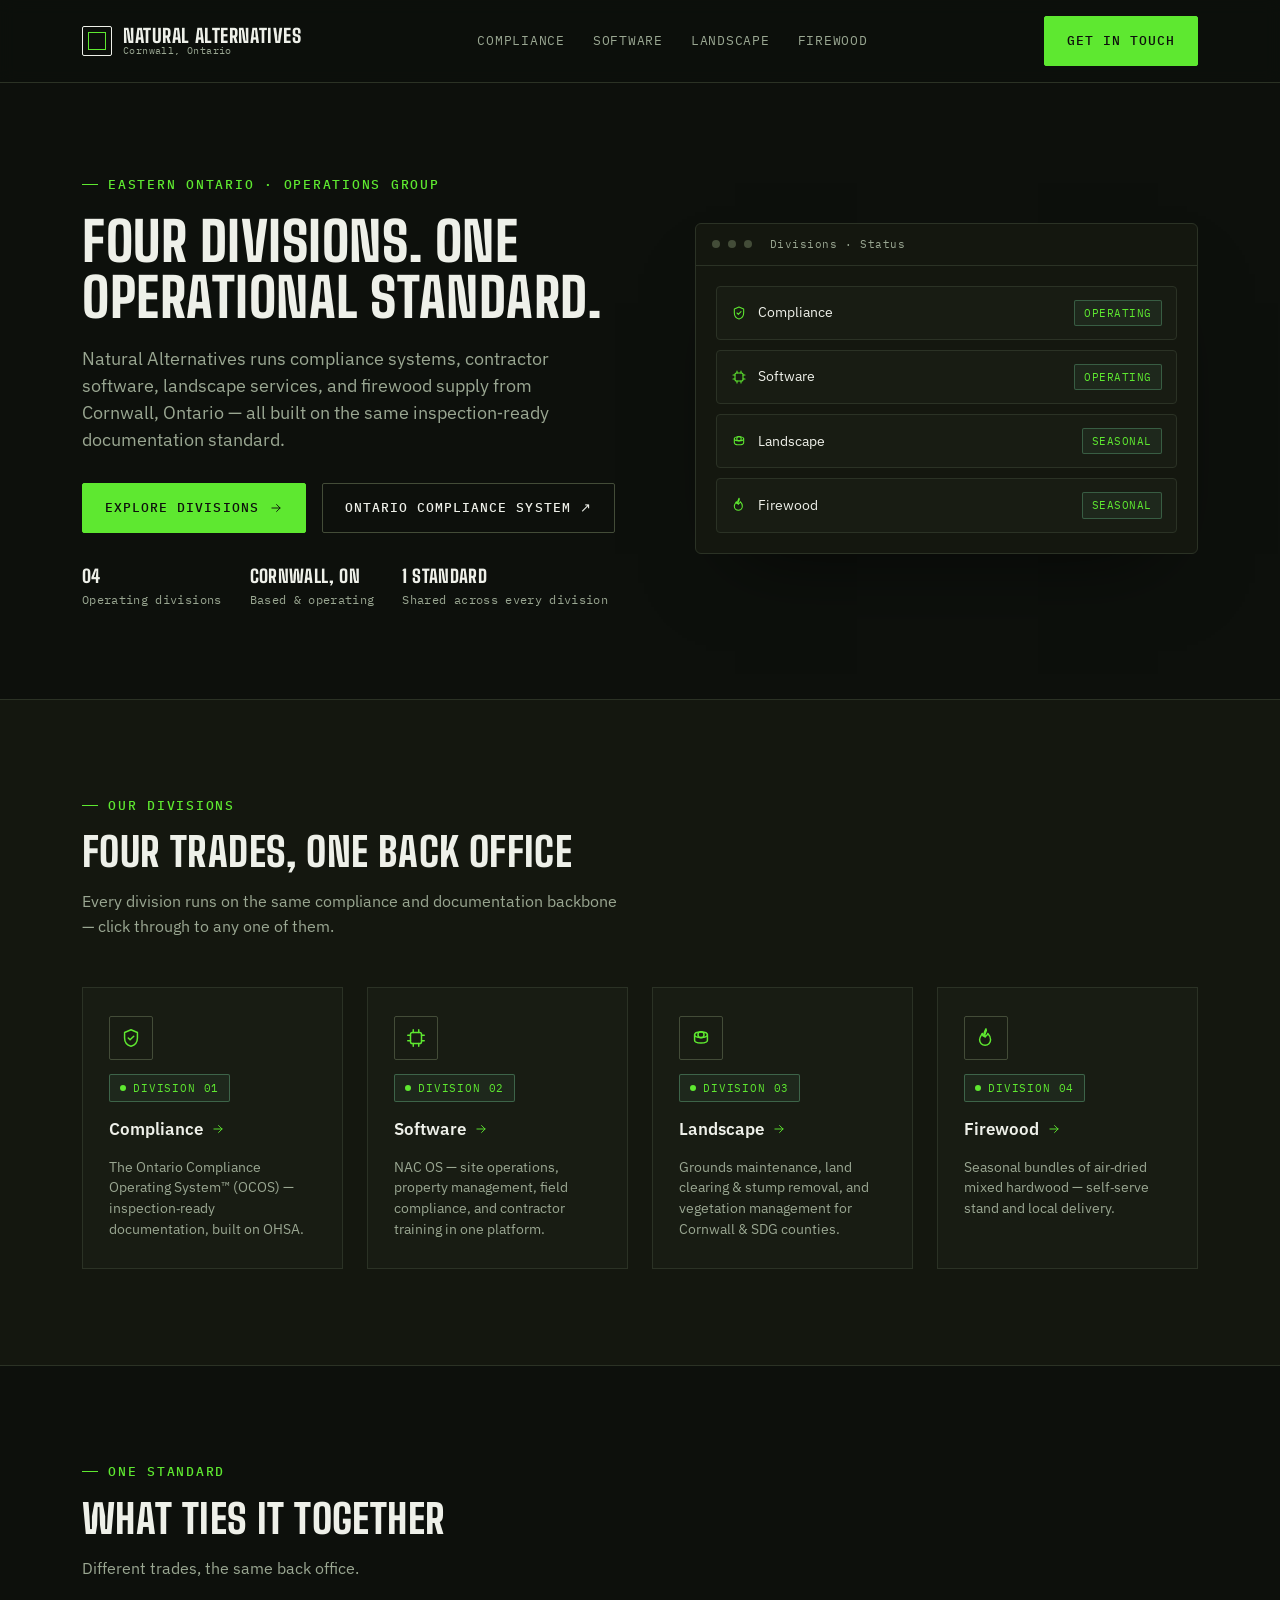
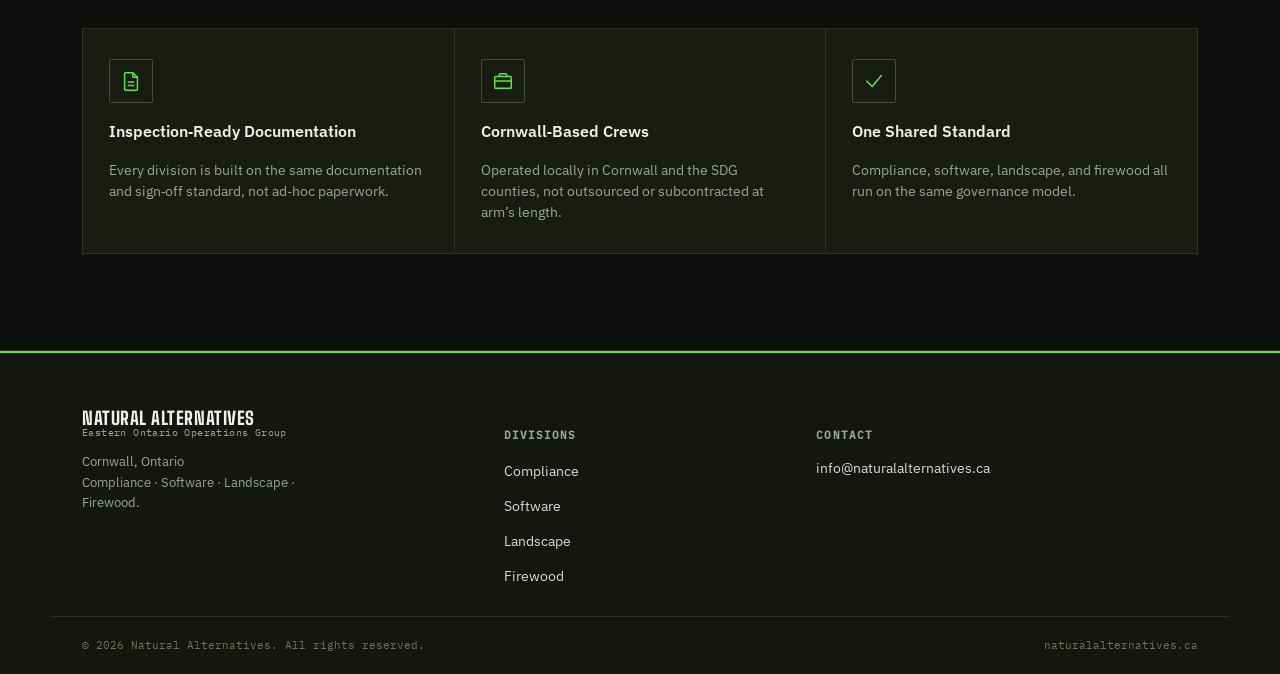
<file: index.html>
<!doctype html>
<html lang="en">
<head>
<meta charset="utf-8">
<meta name="viewport" content="width=device-width, initial-scale=1">
<title>Natural Alternatives — Compliance, Software, Landscape &amp; Firewood</title>
<meta name="description" content="Natural Alternatives runs four operational divisions from Cornwall, Ontario — compliance systems, contractor software, landscape services, and firewood supply — on one shared documentation standard.">
<link rel="stylesheet" href="styles.css">
</head>
<body>

<!-- ============================================================
     ICON SPRITE
     ============================================================ -->
<svg style="display:none" aria-hidden="true">
  <defs>
    <symbol id="n-check" viewBox="0 0 24 24"><path d="M4 12l6 6L20 6"/></symbol>
    <symbol id="n-arrow" viewBox="0 0 24 24"><path d="M5 12h14M13 6l6 6-6 6"/></symbol>
    <symbol id="n-grid" viewBox="0 0 24 24"><rect x="3" y="3" width="8" height="8" rx="1"/><rect x="13" y="3" width="8" height="8" rx="1"/><rect x="3" y="13" width="8" height="8" rx="1"/><rect x="13" y="13" width="8" height="8" rx="1"/></symbol>
    <symbol id="n-x" viewBox="0 0 24 24"><path d="M6 6l12 12M18 6L6 18"/></symbol>

    <symbol id="n-job" viewBox="0 0 24 24"><rect x="3" y="7" width="18" height="13" rx="1"/><path d="M8 7V5a1 1 0 011-1h6a1 1 0 011 1v2"/><path d="M3 12h18"/></symbol>
    <symbol id="n-doc" viewBox="0 0 24 24"><path d="M6 3h8l5 5v13a1 1 0 01-1 1H6a1 1 0 01-1-1V4a1 1 0 011-1z"/><path d="M14 3v5h5"/><path d="M9 13h6M9 17h6"/></symbol>

    <symbol id="i-shield" viewBox="0 0 24 24"><path d="M12 3l7 3v6c0 4.6-3 7.9-7 9-4-1.1-7-4.4-7-9V6l7-3z"/><path d="M9 12l2 2 4-4"/></symbol>
    <symbol id="i-cpu" viewBox="0 0 24 24"><rect x="6" y="6" width="12" height="12" rx="2"/><path d="M9 3v3M15 3v3M9 18v3M15 18v3M3 9h3M3 15h3M18 9h3M18 15h3"/></symbol>
    <symbol id="i-stump" viewBox="0 0 24 24"><ellipse cx="12" cy="8.5" rx="7" ry="3"/><circle cx="12" cy="8.5" r="3.3"/><path d="M5 8.5v6c0 1.7 3.1 3 7 3s7-1.3 7-3v-6"/></symbol>
    <symbol id="i-flame" viewBox="0 0 24 24"><path d="M12 2c2 3-3 5-1 9 1-2 3-2 3-4 2 2 3 5 3 7a6 6 0 01-12 0c0-3 2-5 3-7 0 2 1 3 2 3-1-3 1-6 2-8z"/></symbol>
  </defs>
</svg>

<!-- ============================================================
     HEADER
     ============================================================ -->
<header class="nav">
  <div class="container nav-row">
    <a href="#top" class="brand">
      <span class="brand-mark"></span>
      <span class="brand-word"><b>Natural Alternatives</b><span>Cornwall, Ontario</span></span>
    </a>
    <nav class="nav-links" id="navLinks">
      <a href="#compliance">Compliance</a>
      <a href="#software">Software</a>
      <a href="#landscape">Landscape</a>
      <a href="#firewood">Firewood</a>
    </nav>
    <div class="nav-cta">
      <button class="nav-toggle" id="navToggle" aria-expanded="false" aria-controls="navLinks" aria-label="Toggle menu">
        <svg viewBox="0 0 24 24"><use href="#n-grid"/></svg>
      </button>
      <a class="btn btn-primary" href="mailto:info@naturalalternatives.ca">Get in Touch</a>
    </div>
  </div>
</header>

<main id="top">

<!-- ============================================================
     HERO
     ============================================================ -->
<section id="hero">
  <div class="container hero-inner">
    <div class="hero-copy">
      <span class="eyebrow">Eastern Ontario &middot; Operations Group</span>
      <h1>Four divisions. One operational standard.</h1>
      <p class="lede">Natural Alternatives runs compliance systems, contractor software, landscape services, and firewood supply from Cornwall, Ontario &mdash; all built on the same inspection&#8209;ready documentation standard.</p>
      <div class="hero-ctas">
        <a href="#divisions" class="btn btn-primary">Explore Divisions <svg class="icon btn-arrow" style="width:14px;height:14px;"><use href="#n-arrow"/></svg></a>
        <a href="https://www.naturalalternatives.ca/ontario-compliance-operating-system-/" class="btn btn-outline" target="_blank" rel="noopener">Ontario Compliance System &#8599;</a>
      </div>
      <div class="hero-meta">
        <div><b>04</b>Operating divisions</div>
        <div><b>Cornwall, ON</b>Based &amp; operating</div>
        <div><b>1&nbsp;Standard</b>Shared across every division</div>
      </div>
    </div>

    <div class="status-card" aria-hidden="true">
      <div class="status-bar">
        <span class="status-dot"></span><span class="status-dot"></span><span class="status-dot"></span>
        <span class="status-title">Divisions &middot; Status</span>
      </div>
      <div class="status-body">
        <div class="status-row"><span class="status-row-label"><svg><use href="#i-shield"/></svg>Compliance</span><span class="chip chip-ok">Operating</span></div>
        <div class="status-row"><span class="status-row-label"><svg><use href="#i-cpu"/></svg>Software</span><span class="chip chip-ok">Operating</span></div>
        <div class="status-row"><span class="status-row-label"><svg><use href="#i-stump"/></svg>Landscape</span><span class="chip chip-ok">Seasonal</span></div>
        <div class="status-row"><span class="status-row-label"><svg><use href="#i-flame"/></svg>Firewood</span><span class="chip chip-ok">Seasonal</span></div>
      </div>
    </div>
  </div>
</section>

<!-- ============================================================
     DIVISIONS
     ============================================================ -->
<section class="pad band-sunken" id="divisions">
  <div class="container">
    <div class="section-head">
      <span class="eyebrow">Our Divisions</span>
      <h2>Four Trades, One Back Office</h2>
      <p>Every division runs on the same compliance and documentation backbone &mdash; click through to any one of them.</p>
    </div>
    <div class="brand-grid brand-grid-4">
      <a class="brand-card brand-card-link" id="compliance" href="https://www.naturalalternatives.ca/ontario-compliance-operating-system-/" target="_blank" rel="noopener">
        <span class="icon-wrap"><svg class="icon"><use href="#i-shield"/></svg></span>
        <span class="status-pill status-pill-live">Division 01</span>
        <h4>Compliance <svg class="card-arrow" viewBox="0 0 24 24"><use href="#n-arrow"/></svg></h4>
        <p>The Ontario Compliance Operating System&trade; (OCOS) &mdash; inspection&#8209;ready documentation, built on OHSA.</p>
      </a>
      <a class="brand-card brand-card-link" id="software" href="software/index.html">
        <span class="icon-wrap"><svg class="icon"><use href="#i-cpu"/></svg></span>
        <span class="status-pill status-pill-live">Division 02</span>
        <h4>Software <svg class="card-arrow" viewBox="0 0 24 24"><use href="#n-arrow"/></svg></h4>
        <p>NAC OS &mdash; site operations, property management, field compliance, and contractor training in one platform.</p>
      </a>
      <a class="brand-card brand-card-link" id="landscape" href="https://landscape.naturalalternatives.ca" target="_blank" rel="noopener">
        <span class="icon-wrap"><svg class="icon"><use href="#i-stump"/></svg></span>
        <span class="status-pill status-pill-live">Division 03</span>
        <h4>Landscape <svg class="card-arrow" viewBox="0 0 24 24"><use href="#n-arrow"/></svg></h4>
        <p>Grounds maintenance, land clearing &amp; stump removal, and vegetation management for Cornwall &amp; SDG counties.</p>
      </a>
      <a class="brand-card brand-card-link" id="firewood" href="https://firewood.naturalalternatives.ca" target="_blank" rel="noopener">
        <span class="icon-wrap"><svg class="icon"><use href="#i-flame"/></svg></span>
        <span class="status-pill status-pill-live">Division 04</span>
        <h4>Firewood <svg class="card-arrow" viewBox="0 0 24 24"><use href="#n-arrow"/></svg></h4>
        <p>Seasonal bundles of air&#8209;dried mixed hardwood &mdash; self&#8209;serve stand and local delivery.</p>
      </a>
    </div>
  </div>
</section>

<!-- ============================================================
     WHAT TIES IT TOGETHER
     ============================================================ -->
<section class="pad" id="standard">
  <div class="container">
    <div class="section-head">
      <span class="eyebrow">One Standard</span>
      <h2>What Ties It Together</h2>
      <p>Different trades, the same back office.</p>
    </div>
    <div class="card-grid card-grid-3">
      <div class="info-card">
        <span class="icon-wrap"><svg class="icon"><use href="#n-doc"/></svg></span>
        <h4>Inspection&#8209;Ready Documentation</h4>
        <p>Every division is built on the same documentation and sign&#8209;off standard, not ad&#8209;hoc paperwork.</p>
      </div>
      <div class="info-card">
        <span class="icon-wrap"><svg class="icon"><use href="#n-job"/></svg></span>
        <h4>Cornwall&#8209;Based Crews</h4>
        <p>Operated locally in Cornwall and the SDG counties, not outsourced or subcontracted at arm&rsquo;s length.</p>
      </div>
      <div class="info-card">
        <span class="icon-wrap"><svg class="icon"><use href="#n-check"/></svg></span>
        <h4>One Shared Standard</h4>
        <p>Compliance, software, landscape, and firewood all run on the same governance model.</p>
      </div>
    </div>
  </div>
</section>

</main>

<!-- ============================================================
     FOOTER
     ============================================================ -->
<footer>
  <div class="container footer-inner">
    <div class="footer-brand">
      <span class="brand-word"><b>Natural Alternatives</b><span>Eastern Ontario Operations Group</span></span>
      <p>Cornwall, Ontario<br>Compliance &middot; Software &middot; Landscape &middot; Firewood.</p>
    </div>
    <div class="footer-col">
      <h5>Divisions</h5>
      <ul>
        <li><a href="https://www.naturalalternatives.ca/ontario-compliance-operating-system-/" target="_blank" rel="noopener">Compliance</a></li>
        <li><a href="software/index.html">Software</a></li>
        <li><a href="https://landscape.naturalalternatives.ca" target="_blank" rel="noopener">Landscape</a></li>
        <li><a href="https://firewood.naturalalternatives.ca" target="_blank" rel="noopener">Firewood</a></li>
      </ul>
    </div>
    <div class="footer-col">
      <h5>Contact</h5>
      <p class="footer-disclaimer"><a href="mailto:info@naturalalternatives.ca" style="color:var(--text);">info@naturalalternatives.ca</a></p>
    </div>
  </div>
  <div class="container footer-bottom">
    <span>&copy; 2026 Natural Alternatives. All rights reserved.</span>
    <span>naturalalternatives.ca</span>
  </div>
</footer>

<script src="script.js"></script>
</body>
</html>
</file>
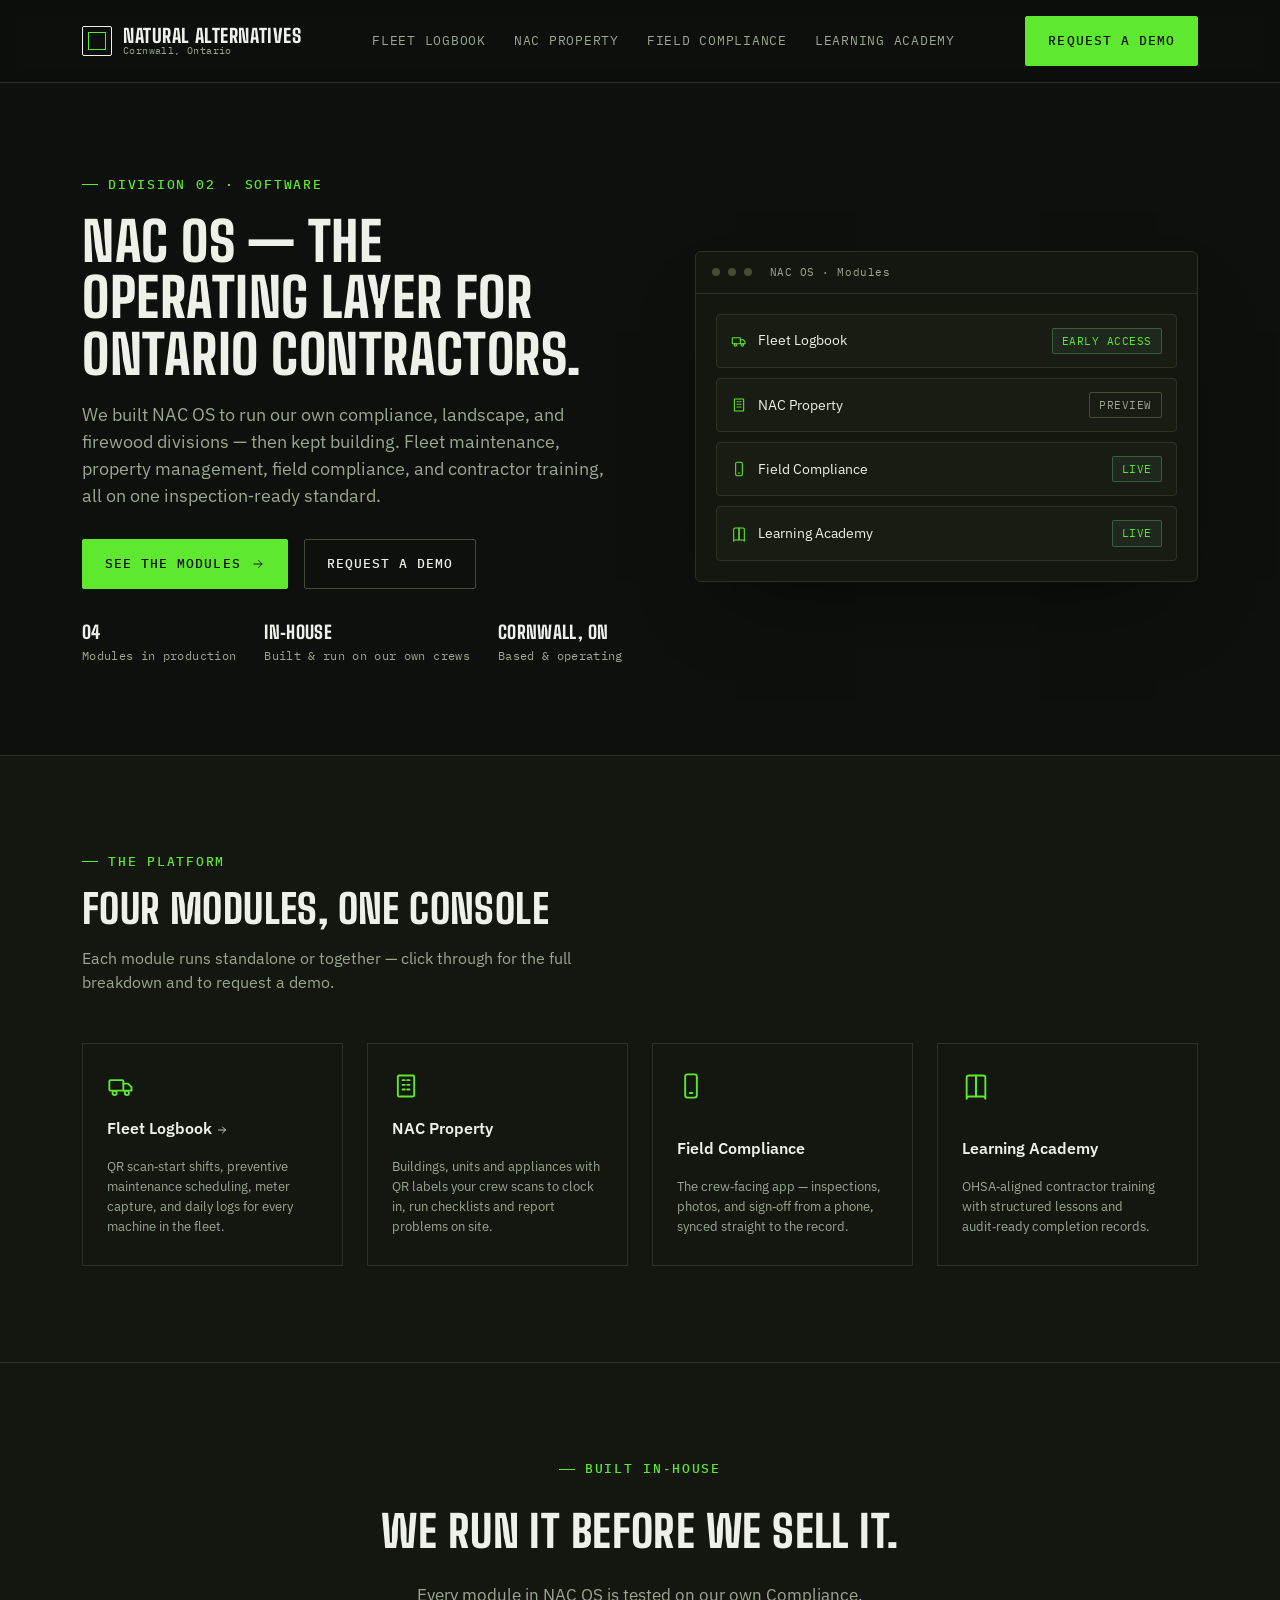
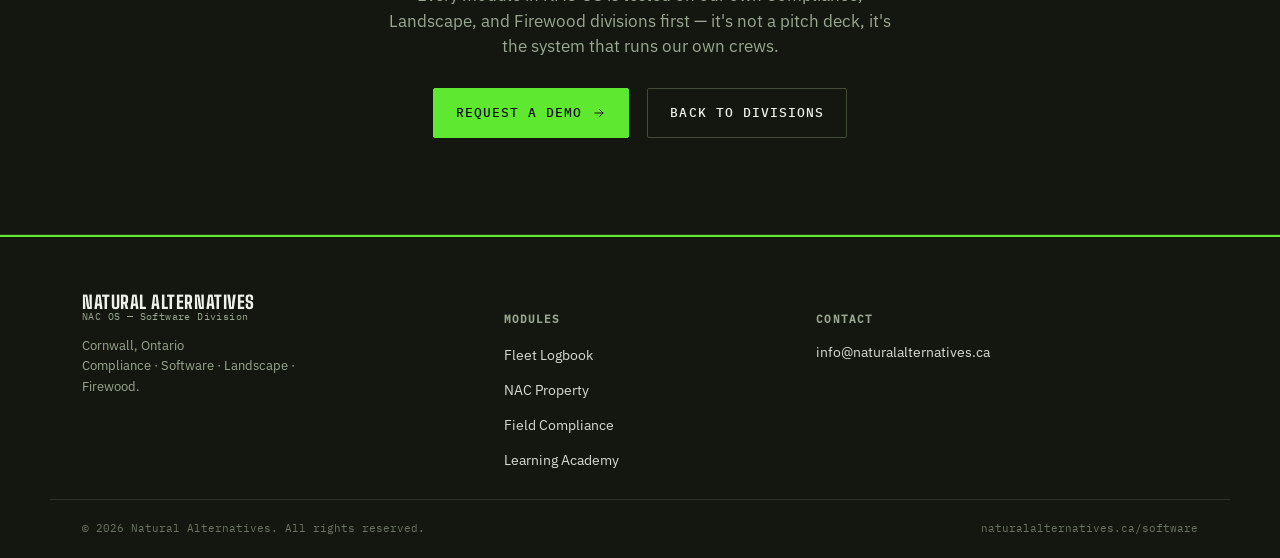
<file: software/index.html>
<!doctype html>
<html lang="en">
<head>
<meta charset="utf-8">
<meta name="viewport" content="width=device-width, initial-scale=1">
<title>NAC OS — Software for Ontario Contractors | Natural Alternatives</title>
<meta name="description" content="NAC OS is the software platform Natural Alternatives built to run its own divisions — fleet maintenance, property management, field compliance, and contractor training in one system.">
<link rel="stylesheet" href="../styles.css">
</head>
<body>

<svg style="display:none" aria-hidden="true">
  <defs>
    <symbol id="n-arrow" viewBox="0 0 24 24"><path d="M5 12h14M13 6l6 6-6 6"/></symbol>
    <symbol id="n-grid" viewBox="0 0 24 24"><rect x="3" y="3" width="8" height="8" rx="1"/><rect x="13" y="3" width="8" height="8" rx="1"/><rect x="3" y="13" width="8" height="8" rx="1"/><rect x="13" y="13" width="8" height="8" rx="1"/></symbol>
    <symbol id="n-check" viewBox="0 0 24 24"><path d="M4 12l6 6L20 6"/></symbol>
    <symbol id="i-truck" viewBox="0 0 24 24"><rect x="2" y="7" width="12" height="9" rx="1"/><path d="M14 10h4l3 3v3h-7"/><circle cx="6.5" cy="18" r="1.8"/><circle cx="17" cy="18" r="1.8"/></symbol>
    <symbol id="i-building" viewBox="0 0 24 24"><rect x="5" y="3" width="14" height="18" rx="1"/><path d="M9 7h2M13 7h2M9 11h2M13 11h2M9 15h2M13 15h2"/></symbol>
    <symbol id="i-mobile" viewBox="0 0 24 24"><rect x="7" y="2" width="10" height="20" rx="2"/><path d="M11 18h2"/></symbol>
    <symbol id="i-book" viewBox="0 0 24 24"><path d="M4 5a2 2 0 012-2h6v18H6a2 2 0 00-2 2V5z"/><path d="M20 5a2 2 0 00-2-2h-6v18h6a2 2 0 012 2V5z"/></symbol>
  </defs>
</svg>

<header class="nav">
  <div class="container nav-row">
    <a href="../index.html" class="brand">
      <span class="brand-mark"></span>
      <span class="brand-word"><b>Natural Alternatives</b><span>Cornwall, Ontario</span></span>
    </a>
    <nav class="nav-links" id="navLinks">
      <a href="https://naturalalternatives.ca/contractor-os" target="_blank" rel="noopener">Fleet Logbook</a>
      <a href="property.html">NAC Property</a>
      <a href="field.html">Field Compliance</a>
      <a href="learning.html">Learning Academy</a>
    </nav>
    <div class="nav-cta">
      <button class="nav-toggle" id="navToggle" aria-expanded="false" aria-controls="navLinks" aria-label="Toggle menu">
        <svg viewBox="0 0 24 24"><use href="#n-grid"/></svg>
      </button>
      <a class="btn btn-primary" href="mailto:info@naturalalternatives.ca?subject=NAC%20OS%20Demo%20Request">Request a Demo</a>
    </div>
  </div>
</header>

<main id="top">

<section id="hero">
  <div class="container hero-inner">
    <div class="hero-copy">
      <span class="eyebrow">Division 02 &middot; Software</span>
      <h1>NAC OS &mdash; the operating layer for Ontario contractors.</h1>
      <p class="lede">We built NAC OS to run our own compliance, landscape, and firewood divisions &mdash; then kept building. Fleet maintenance, property management, field compliance, and contractor training, all on one inspection&#8209;ready standard.</p>
      <div class="hero-ctas">
        <a href="#modules" class="btn btn-primary">See the Modules <svg class="icon btn-arrow" style="width:14px;height:14px;"><use href="#n-arrow"/></svg></a>
        <a href="mailto:info@naturalalternatives.ca?subject=NAC%20OS%20Demo%20Request" class="btn btn-outline">Request a Demo</a>
      </div>
      <div class="hero-meta">
        <div><b>04</b>Modules in production</div>
        <div><b>In&#8209;House</b>Built &amp; run on our own crews</div>
        <div><b>Cornwall, ON</b>Based &amp; operating</div>
      </div>
    </div>

    <div class="status-card" aria-hidden="true">
      <div class="status-bar">
        <span class="status-dot"></span><span class="status-dot"></span><span class="status-dot"></span>
        <span class="status-title">NAC OS &middot; Modules</span>
      </div>
      <div class="status-body">
        <div class="status-row"><span class="status-row-label"><svg><use href="#i-truck"/></svg>Fleet Logbook</span><span class="chip chip-ok">Early Access</span></div>
        <div class="status-row"><span class="status-row-label"><svg><use href="#i-building"/></svg>NAC Property</span><span class="chip chip-neutral">Preview</span></div>
        <div class="status-row"><span class="status-row-label"><svg><use href="#i-mobile"/></svg>Field Compliance</span><span class="chip chip-ok">Live</span></div>
        <div class="status-row"><span class="status-row-label"><svg><use href="#i-book"/></svg>Learning Academy</span><span class="chip chip-ok">Live</span></div>
      </div>
    </div>
  </div>
</section>

<section class="pad band-sunken" id="modules">
  <div class="container">
    <div class="section-head">
      <span class="eyebrow">The Platform</span>
      <h2>Four Modules, One Console</h2>
      <p>Each module runs standalone or together &mdash; click through for the full breakdown and to request a demo.</p>
    </div>
    <div class="service-grid">
      <a class="service-card" href="https://naturalalternatives.ca/contractor-os" target="_blank" rel="noopener" style="text-decoration:none;color:inherit;">
        <svg class="icon"><use href="#i-truck"/></svg>
        <h4>Fleet Logbook <svg class="card-arrow" viewBox="0 0 24 24" style="width:12px;height:12px;display:inline;vertical-align:middle;"><use href="#n-arrow"/></svg></h4>
        <p>QR scan&#8209;start shifts, preventive maintenance scheduling, meter capture, and daily logs for every machine in the fleet.</p>
      </a>
      <a class="service-card" href="property.html" style="text-decoration:none;color:inherit;">
        <svg class="icon"><use href="#i-building"/></svg>
        <h4>NAC Property</h4>
        <p>Buildings, units and appliances with QR labels your crew scans to clock in, run checklists and report problems on site.</p>
      </a>
      <a class="service-card" href="field.html" style="text-decoration:none;color:inherit;">
        <svg class="icon"><use href="#i-mobile"/></svg>
        <h4>Field Compliance</h4>
        <p>The crew&#8209;facing app &mdash; inspections, photos, and sign&#8209;off from a phone, synced straight to the record.</p>
      </a>
      <a class="service-card" href="learning.html" style="text-decoration:none;color:inherit;">
        <svg class="icon"><use href="#i-book"/></svg>
        <h4>Learning Academy</h4>
        <p>OHSA&#8209;aligned contractor training with structured lessons and audit&#8209;ready completion records.</p>
      </a>
    </div>
  </div>
</section>

<section class="pad quote-band">
  <div class="container quote-inner">
    <span class="eyebrow">Built In&#8209;House</span>
    <h2>We run it before we sell it.</h2>
    <p>Every module in NAC OS is tested on our own Compliance, Landscape, and Firewood divisions first &mdash; it's not a pitch deck, it's the system that runs our own crews.</p>
    <div class="quote-ctas">
      <a href="mailto:info@naturalalternatives.ca?subject=NAC%20OS%20Demo%20Request" class="btn btn-primary">Request a Demo <svg class="icon btn-arrow" style="width:14px;height:14px;"><use href="#n-arrow"/></svg></a>
      <a href="../index.html#divisions" class="btn btn-outline">Back to Divisions</a>
    </div>
  </div>
</section>

</main>

<footer>
  <div class="container footer-inner">
    <div class="footer-brand">
      <span class="brand-word"><b>Natural Alternatives</b><span>NAC OS &mdash; Software Division</span></span>
      <p>Cornwall, Ontario<br>Compliance &middot; Software &middot; Landscape &middot; Firewood.</p>
    </div>
    <div class="footer-col">
      <h5>Modules</h5>
      <ul>
        <li><a href="https://naturalalternatives.ca/contractor-os" target="_blank" rel="noopener">Fleet Logbook</a></li>
        <li><a href="property.html">NAC Property</a></li>
        <li><a href="field.html">Field Compliance</a></li>
        <li><a href="learning.html">Learning Academy</a></li>
      </ul>
    </div>
    <div class="footer-col">
      <h5>Contact</h5>
      <p class="footer-disclaimer"><a href="mailto:info@naturalalternatives.ca" style="color:var(--text);">info@naturalalternatives.ca</a></p>
    </div>
  </div>
  <div class="container footer-bottom">
    <span>&copy; 2026 Natural Alternatives. All rights reserved.</span>
    <span>naturalalternatives.ca/software</span>
  </div>
</footer>

<script src="../script.js"></script>
</body>
</html>
</file>
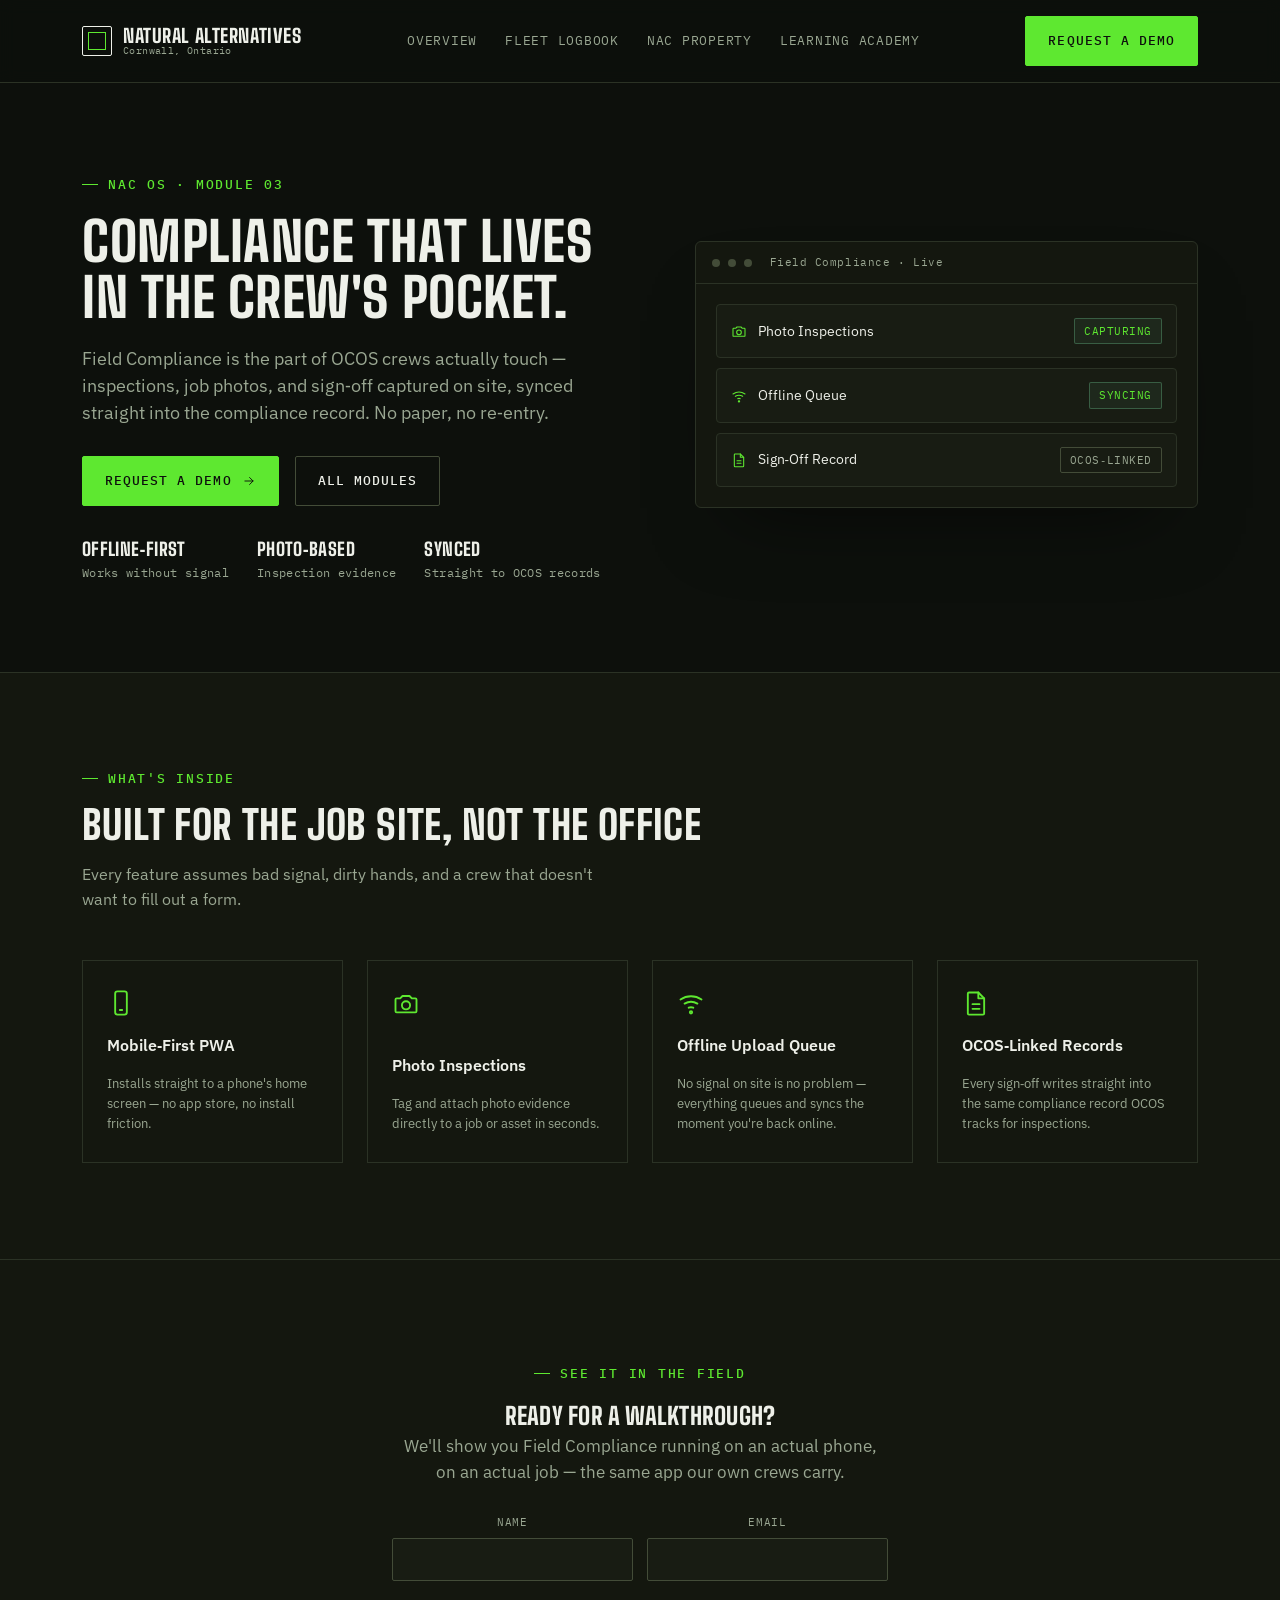
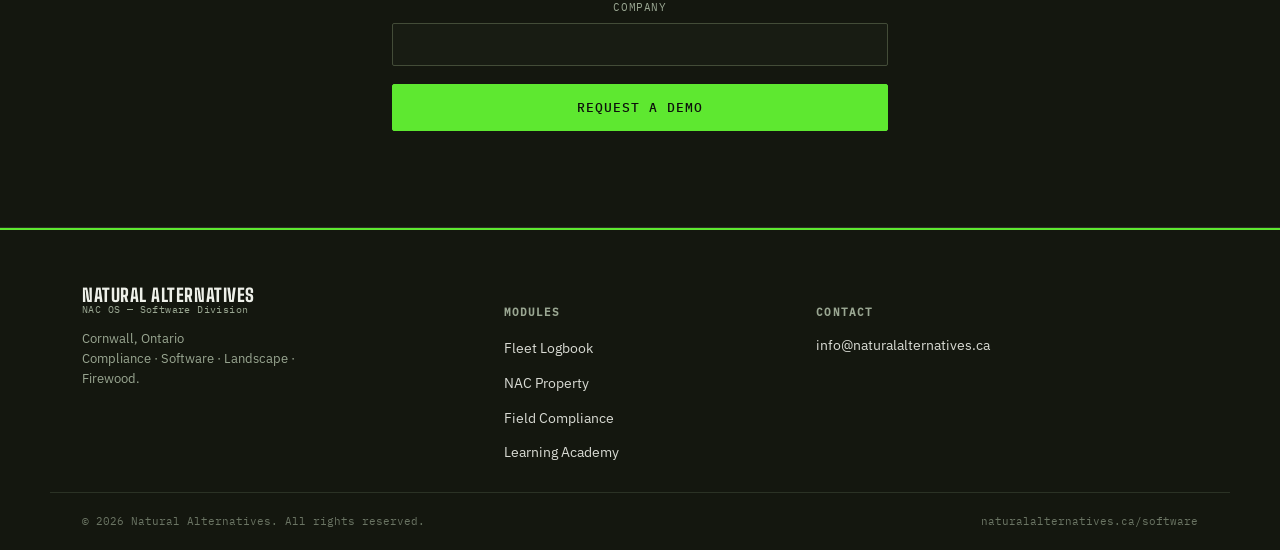
<file: software/field.html>
<!doctype html>
<html lang="en">
<head>
<meta charset="utf-8">
<meta name="viewport" content="width=device-width, initial-scale=1">
<title>Field Compliance — NAC OS | Natural Alternatives</title>
<meta name="description" content="Field Compliance is the crew-facing app built into NAC OS — inspections, photos, and sign-off from a phone, synced straight to the compliance record.">
<link rel="stylesheet" href="../styles.css">
</head>
<body>

<svg style="display:none" aria-hidden="true">
  <defs>
    <symbol id="n-arrow" viewBox="0 0 24 24"><path d="M5 12h14M13 6l6 6-6 6"/></symbol>
    <symbol id="n-grid" viewBox="0 0 24 24"><rect x="3" y="3" width="8" height="8" rx="1"/><rect x="13" y="3" width="8" height="8" rx="1"/><rect x="3" y="13" width="8" height="8" rx="1"/><rect x="13" y="13" width="8" height="8" rx="1"/></symbol>
    <symbol id="n-check" viewBox="0 0 24 24"><path d="M4 12l6 6L20 6"/></symbol>
    <symbol id="i-mobile" viewBox="0 0 24 24"><rect x="7" y="2" width="10" height="20" rx="2"/><path d="M11 18h2"/></symbol>
    <symbol id="i-camera" viewBox="0 0 24 24"><path d="M4 8h3l2-2h6l2 2h3a1 1 0 011 1v10a1 1 0 01-1 1H4a1 1 0 01-1-1V9a1 1 0 011-1z"/><circle cx="12" cy="14" r="3.5"/></symbol>
    <symbol id="i-offline" viewBox="0 0 24 24"><path d="M3 9a16 16 0 0118 0M6.5 12.5a11 11 0 0111 0M10 16a5.5 5.5 0 014 0"/><circle cx="12" cy="20" r="1"/></symbol>
    <symbol id="i-doc" viewBox="0 0 24 24"><path d="M6 3h8l5 5v13a1 1 0 01-1 1H6a1 1 0 01-1-1V4a1 1 0 011-1z"/><path d="M14 3v5h5"/><path d="M9 13h6M9 17h6"/></symbol>
  </defs>
</svg>

<header class="nav">
  <div class="container nav-row">
    <a href="../index.html" class="brand">
      <span class="brand-mark"></span>
      <span class="brand-word"><b>Natural Alternatives</b><span>Cornwall, Ontario</span></span>
    </a>
    <nav class="nav-links" id="navLinks">
      <a href="index.html">Overview</a>
      <a href="https://naturalalternatives.ca/contractor-os" target="_blank" rel="noopener">Fleet Logbook</a>
      <a href="property.html">NAC Property</a>
      <a href="learning.html">Learning Academy</a>
    </nav>
    <div class="nav-cta">
      <button class="nav-toggle" id="navToggle" aria-expanded="false" aria-controls="navLinks" aria-label="Toggle menu">
        <svg viewBox="0 0 24 24"><use href="#n-grid"/></svg>
      </button>
      <a class="btn btn-primary" href="#request-demo">Request a Demo</a>
    </div>
  </div>
</header>

<main id="top">

<section id="hero">
  <div class="container hero-inner">
    <div class="hero-copy">
      <span class="eyebrow">NAC OS &middot; Module 03</span>
      <h1>Compliance that lives in the crew's pocket.</h1>
      <p class="lede">Field Compliance is the part of OCOS crews actually touch &mdash; inspections, job photos, and sign&#8209;off captured on site, synced straight into the compliance record. No paper, no re&#8209;entry.</p>
      <div class="hero-ctas">
        <a href="#request-demo" class="btn btn-primary">Request a Demo <svg class="icon btn-arrow" style="width:14px;height:14px;"><use href="#n-arrow"/></svg></a>
        <a href="index.html" class="btn btn-outline">All Modules</a>
      </div>
      <div class="hero-meta">
        <div><b>Offline&#8209;First</b>Works without signal</div>
        <div><b>Photo&#8209;Based</b>Inspection evidence</div>
        <div><b>Synced</b>Straight to OCOS records</div>
      </div>
    </div>

    <div class="status-card" aria-hidden="true">
      <div class="status-bar">
        <span class="status-dot"></span><span class="status-dot"></span><span class="status-dot"></span>
        <span class="status-title">Field Compliance &middot; Live</span>
      </div>
      <div class="status-body">
        <div class="status-row"><span class="status-row-label"><svg><use href="#i-camera"/></svg>Photo Inspections</span><span class="chip chip-ok">Capturing</span></div>
        <div class="status-row"><span class="status-row-label"><svg><use href="#i-offline"/></svg>Offline Queue</span><span class="chip chip-ok">Syncing</span></div>
        <div class="status-row"><span class="status-row-label"><svg><use href="#i-doc"/></svg>Sign&#8209;Off Record</span><span class="chip chip-neutral">OCOS&#8209;linked</span></div>
      </div>
    </div>
  </div>
</section>

<section class="pad band-sunken">
  <div class="container">
    <div class="section-head">
      <span class="eyebrow">What's Inside</span>
      <h2>Built for the Job Site, Not the Office</h2>
      <p>Every feature assumes bad signal, dirty hands, and a crew that doesn't want to fill out a form.</p>
    </div>
    <div class="service-grid">
      <article class="service-card">
        <svg class="icon"><use href="#i-mobile"/></svg>
        <h4>Mobile&#8209;First PWA</h4>
        <p>Installs straight to a phone's home screen &mdash; no app store, no install friction.</p>
      </article>
      <article class="service-card">
        <svg class="icon"><use href="#i-camera"/></svg>
        <h4>Photo Inspections</h4>
        <p>Tag and attach photo evidence directly to a job or asset in seconds.</p>
      </article>
      <article class="service-card">
        <svg class="icon"><use href="#i-offline"/></svg>
        <h4>Offline Upload Queue</h4>
        <p>No signal on site is no problem &mdash; everything queues and syncs the moment you're back online.</p>
      </article>
      <article class="service-card">
        <svg class="icon"><use href="#i-doc"/></svg>
        <h4>OCOS&#8209;Linked Records</h4>
        <p>Every sign&#8209;off writes straight into the same compliance record OCOS tracks for inspections.</p>
      </article>
    </div>
  </div>
</section>

<section class="pad quote-band" id="request-demo">
  <div class="container" style="max-width:560px;">
    <div style="text-align:center;margin-bottom:28px;">
      <span class="eyebrow">See It In the Field</span>
      <h2 style="margin-top:14px;">Ready for a walkthrough?</h2>
      <p style="color:var(--text-soft);font-size:16.5px;">We'll show you Field Compliance running on an actual phone, on an actual job &mdash; the same app our own crews carry.</p>
    </div>
    <form id="demoForm" novalidate>
      <div class="field-row">
        <div class="field"><label for="dName">Name</label><input type="text" id="dName" required autocomplete="name"></div>
        <div class="field"><label for="dEmail">Email</label><input type="email" id="dEmail" required autocomplete="email"></div>
      </div>
      <div class="field"><label for="dCompany">Company</label><input type="text" id="dCompany" autocomplete="organization"></div>
      <input type="text" id="dWebsite" style="position:absolute;left:-9999px;width:1px;height:1px;opacity:0;" tabindex="-1" autocomplete="off" aria-hidden="true">
      <div class="form-error" id="dError"></div>
      <button type="submit" class="btn btn-primary" id="dSubmit" style="width:100%;justify-content:center;">Request a Demo</button>
    </form>
    <div class="success-state" id="dSuccess">
      <div class="success-icon"><svg viewBox="0 0 24 24"><use href="#n-check"/></svg></div>
      <h4>Request received</h4>
      <p>Thanks &mdash; we'll be in touch to set up your walkthrough. Check your email for confirmation.</p>
    </div>
  </div>
</section>

</main>

<footer>
  <div class="container footer-inner">
    <div class="footer-brand">
      <span class="brand-word"><b>Natural Alternatives</b><span>NAC OS &mdash; Software Division</span></span>
      <p>Cornwall, Ontario<br>Compliance &middot; Software &middot; Landscape &middot; Firewood.</p>
    </div>
    <div class="footer-col">
      <h5>Modules</h5>
      <ul>
        <li><a href="https://naturalalternatives.ca/contractor-os" target="_blank" rel="noopener">Fleet Logbook</a></li>
        <li><a href="property.html">NAC Property</a></li>
        <li><a href="field.html">Field Compliance</a></li>
        <li><a href="learning.html">Learning Academy</a></li>
      </ul>
    </div>
    <div class="footer-col">
      <h5>Contact</h5>
      <p class="footer-disclaimer"><a href="mailto:info@naturalalternatives.ca" style="color:var(--text);">info@naturalalternatives.ca</a></p>
    </div>
  </div>
  <div class="container footer-bottom">
    <span>&copy; 2026 Natural Alternatives. All rights reserved.</span>
    <span>naturalalternatives.ca/software</span>
  </div>
</footer>

<script src="../script.js"></script>
<script>
(function(){
  var form = document.getElementById('demoForm');
  var errEl = document.getElementById('dError');
  var submitBtn = document.getElementById('dSubmit');
  form.addEventListener('submit', function(e){
    e.preventDefault();
    errEl.classList.remove('show');
    var name = document.getElementById('dName').value.trim();
    var email = document.getElementById('dEmail').value.trim();
    var company = document.getElementById('dCompany').value.trim();
    var website = document.getElementById('dWebsite').value.trim();
    if (!name) { errEl.textContent = 'Please enter your name'; errEl.classList.add('show'); return; }
    if (!email || !/^[^\s@]+@[^\s@]+\.[^\s@]+$/.test(email)) { errEl.textContent = 'Please enter a valid email'; errEl.classList.add('show'); return; }
    submitBtn.disabled = true;
    submitBtn.textContent = 'Sending…';
    fetch('https://naturalalternatives.ca/api/software/demo', {
      method: 'POST',
      headers: { 'Content-Type': 'application/json' },
      body: JSON.stringify({ name: name, email: email, company: company, website: website, product: 'field-compliance' })
    }).then(function(r){ return r.json().then(function(d){ return { ok: r.ok, d: d }; }); })
      .then(function(res){
        if (!res.ok || !res.d.success) {
          errEl.textContent = res.d.error || 'Something went wrong — please try again or email info@naturalalternatives.ca';
          errEl.classList.add('show');
          submitBtn.disabled = false;
          submitBtn.textContent = 'Request a Demo';
          return;
        }
        form.style.display = 'none';
        document.getElementById('dSuccess').classList.add('show');
      }).catch(function(){
        errEl.textContent = 'Connection error — please try again or email info@naturalalternatives.ca';
        errEl.classList.add('show');
        submitBtn.disabled = false;
        submitBtn.textContent = 'Request a Demo';
      });
  });
})();
</script>
</body>
</html>
</file>
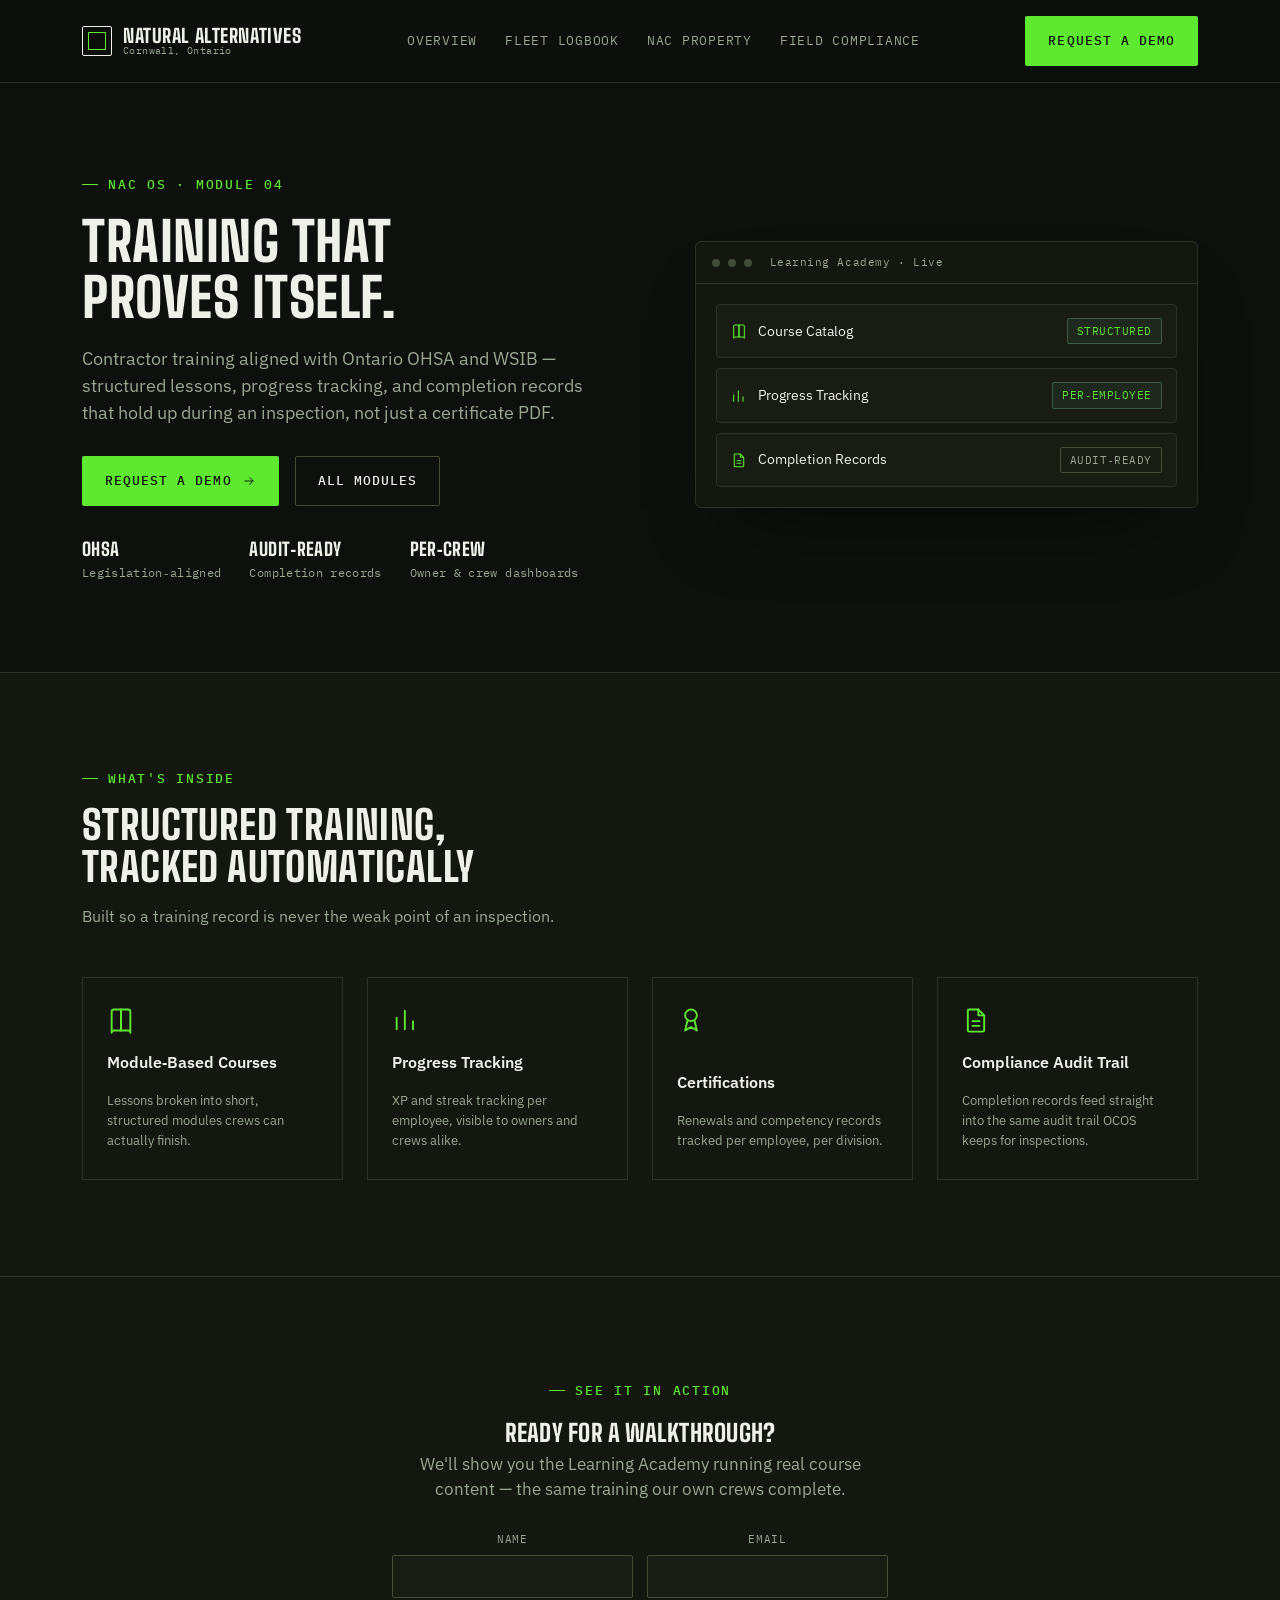
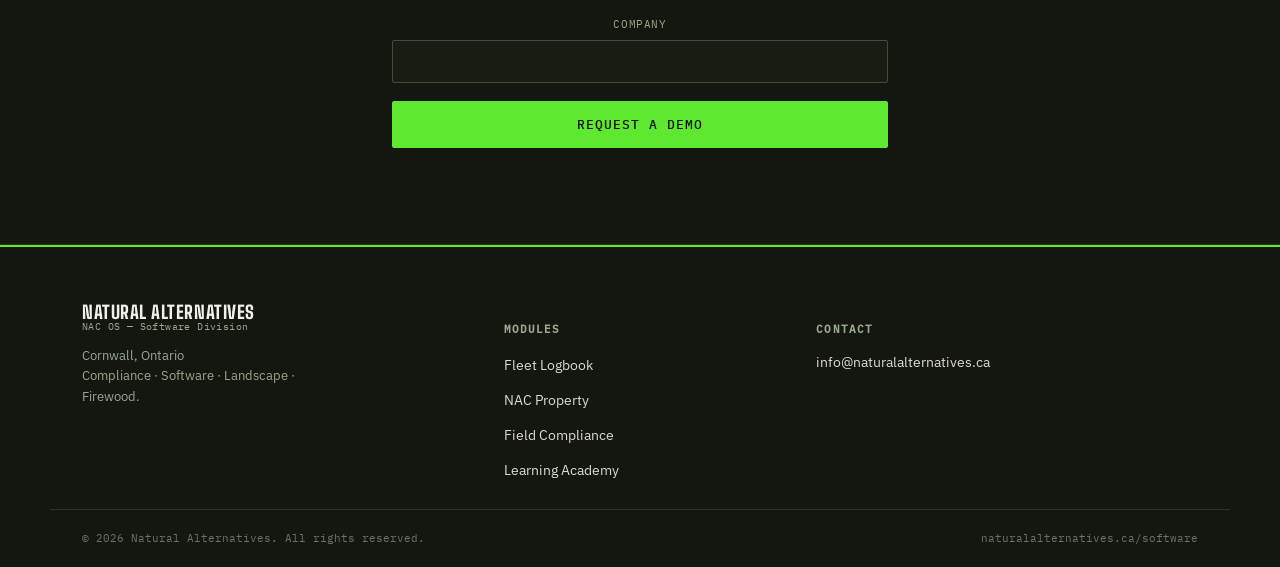
<file: software/learning.html>
<!doctype html>
<html lang="en">
<head>
<meta charset="utf-8">
<meta name="viewport" content="width=device-width, initial-scale=1">
<title>Learning Academy — NAC OS | Natural Alternatives</title>
<meta name="description" content="NAC Learning Academy is the OHSA-aligned contractor training module in NAC OS — structured lessons, progress tracking, and audit-ready completion records.">
<link rel="stylesheet" href="../styles.css">
</head>
<body>

<svg style="display:none" aria-hidden="true">
  <defs>
    <symbol id="n-arrow" viewBox="0 0 24 24"><path d="M5 12h14M13 6l6 6-6 6"/></symbol>
    <symbol id="n-grid" viewBox="0 0 24 24"><rect x="3" y="3" width="8" height="8" rx="1"/><rect x="13" y="3" width="8" height="8" rx="1"/><rect x="3" y="13" width="8" height="8" rx="1"/><rect x="13" y="13" width="8" height="8" rx="1"/></symbol>
    <symbol id="n-check" viewBox="0 0 24 24"><path d="M4 12l6 6L20 6"/></symbol>
    <symbol id="i-book" viewBox="0 0 24 24"><path d="M4 5a2 2 0 012-2h6v18H6a2 2 0 00-2 2V5z"/><path d="M20 5a2 2 0 00-2-2h-6v18h6a2 2 0 012 2V5z"/></symbol>
    <symbol id="i-award" viewBox="0 0 24 24"><circle cx="12" cy="8" r="5"/><path d="M9 12.5L7 21l5-3 5 3-2-8.5"/></symbol>
    <symbol id="i-track" viewBox="0 0 24 24"><path d="M4 20V10M11 20V4M18 20v-7"/></symbol>
    <symbol id="i-doc" viewBox="0 0 24 24"><path d="M6 3h8l5 5v13a1 1 0 01-1 1H6a1 1 0 01-1-1V4a1 1 0 011-1z"/><path d="M14 3v5h5"/><path d="M9 13h6M9 17h6"/></symbol>
  </defs>
</svg>

<header class="nav">
  <div class="container nav-row">
    <a href="../index.html" class="brand">
      <span class="brand-mark"></span>
      <span class="brand-word"><b>Natural Alternatives</b><span>Cornwall, Ontario</span></span>
    </a>
    <nav class="nav-links" id="navLinks">
      <a href="index.html">Overview</a>
      <a href="https://naturalalternatives.ca/contractor-os" target="_blank" rel="noopener">Fleet Logbook</a>
      <a href="property.html">NAC Property</a>
      <a href="field.html">Field Compliance</a>
    </nav>
    <div class="nav-cta">
      <button class="nav-toggle" id="navToggle" aria-expanded="false" aria-controls="navLinks" aria-label="Toggle menu">
        <svg viewBox="0 0 24 24"><use href="#n-grid"/></svg>
      </button>
      <a class="btn btn-primary" href="#request-demo">Request a Demo</a>
    </div>
  </div>
</header>

<main id="top">

<section id="hero">
  <div class="container hero-inner">
    <div class="hero-copy">
      <span class="eyebrow">NAC OS &middot; Module 04</span>
      <h1>Training that proves itself.</h1>
      <p class="lede">Contractor training aligned with Ontario OHSA and WSIB &mdash; structured lessons, progress tracking, and completion records that hold up during an inspection, not just a certificate PDF.</p>
      <div class="hero-ctas">
        <a href="#request-demo" class="btn btn-primary">Request a Demo <svg class="icon btn-arrow" style="width:14px;height:14px;"><use href="#n-arrow"/></svg></a>
        <a href="index.html" class="btn btn-outline">All Modules</a>
      </div>
      <div class="hero-meta">
        <div><b>OHSA</b>Legislation&#8209;aligned</div>
        <div><b>Audit&#8209;Ready</b>Completion records</div>
        <div><b>Per&#8209;Crew</b>Owner &amp; crew dashboards</div>
      </div>
    </div>

    <div class="status-card" aria-hidden="true">
      <div class="status-bar">
        <span class="status-dot"></span><span class="status-dot"></span><span class="status-dot"></span>
        <span class="status-title">Learning Academy &middot; Live</span>
      </div>
      <div class="status-body">
        <div class="status-row"><span class="status-row-label"><svg><use href="#i-book"/></svg>Course Catalog</span><span class="chip chip-ok">Structured</span></div>
        <div class="status-row"><span class="status-row-label"><svg><use href="#i-track"/></svg>Progress Tracking</span><span class="chip chip-ok">Per&#8209;employee</span></div>
        <div class="status-row"><span class="status-row-label"><svg><use href="#i-doc"/></svg>Completion Records</span><span class="chip chip-neutral">Audit&#8209;ready</span></div>
      </div>
    </div>
  </div>
</section>

<section class="pad band-sunken">
  <div class="container">
    <div class="section-head">
      <span class="eyebrow">What's Inside</span>
      <h2>Structured Training, Tracked Automatically</h2>
      <p>Built so a training record is never the weak point of an inspection.</p>
    </div>
    <div class="service-grid">
      <article class="service-card">
        <svg class="icon"><use href="#i-book"/></svg>
        <h4>Module&#8209;Based Courses</h4>
        <p>Lessons broken into short, structured modules crews can actually finish.</p>
      </article>
      <article class="service-card">
        <svg class="icon"><use href="#i-track"/></svg>
        <h4>Progress Tracking</h4>
        <p>XP and streak tracking per employee, visible to owners and crews alike.</p>
      </article>
      <article class="service-card">
        <svg class="icon"><use href="#i-award"/></svg>
        <h4>Certifications</h4>
        <p>Renewals and competency records tracked per employee, per division.</p>
      </article>
      <article class="service-card">
        <svg class="icon"><use href="#i-doc"/></svg>
        <h4>Compliance Audit Trail</h4>
        <p>Completion records feed straight into the same audit trail OCOS keeps for inspections.</p>
      </article>
    </div>
  </div>
</section>

<section class="pad quote-band" id="request-demo">
  <div class="container" style="max-width:560px;">
    <div style="text-align:center;margin-bottom:28px;">
      <span class="eyebrow">See It In Action</span>
      <h2 style="margin-top:14px;">Ready for a walkthrough?</h2>
      <p style="color:var(--text-soft);font-size:16.5px;">We'll show you the Learning Academy running real course content &mdash; the same training our own crews complete.</p>
    </div>
    <form id="demoForm" novalidate>
      <div class="field-row">
        <div class="field"><label for="dName">Name</label><input type="text" id="dName" required autocomplete="name"></div>
        <div class="field"><label for="dEmail">Email</label><input type="email" id="dEmail" required autocomplete="email"></div>
      </div>
      <div class="field"><label for="dCompany">Company</label><input type="text" id="dCompany" autocomplete="organization"></div>
      <input type="text" id="dWebsite" style="position:absolute;left:-9999px;width:1px;height:1px;opacity:0;" tabindex="-1" autocomplete="off" aria-hidden="true">
      <div class="form-error" id="dError"></div>
      <button type="submit" class="btn btn-primary" id="dSubmit" style="width:100%;justify-content:center;">Request a Demo</button>
    </form>
    <div class="success-state" id="dSuccess">
      <div class="success-icon"><svg viewBox="0 0 24 24"><use href="#n-check"/></svg></div>
      <h4>Request received</h4>
      <p>Thanks &mdash; we'll be in touch to set up your walkthrough. Check your email for confirmation.</p>
    </div>
  </div>
</section>

</main>

<footer>
  <div class="container footer-inner">
    <div class="footer-brand">
      <span class="brand-word"><b>Natural Alternatives</b><span>NAC OS &mdash; Software Division</span></span>
      <p>Cornwall, Ontario<br>Compliance &middot; Software &middot; Landscape &middot; Firewood.</p>
    </div>
    <div class="footer-col">
      <h5>Modules</h5>
      <ul>
        <li><a href="https://naturalalternatives.ca/contractor-os" target="_blank" rel="noopener">Fleet Logbook</a></li>
        <li><a href="property.html">NAC Property</a></li>
        <li><a href="field.html">Field Compliance</a></li>
        <li><a href="learning.html">Learning Academy</a></li>
      </ul>
    </div>
    <div class="footer-col">
      <h5>Contact</h5>
      <p class="footer-disclaimer"><a href="mailto:info@naturalalternatives.ca" style="color:var(--text);">info@naturalalternatives.ca</a></p>
    </div>
  </div>
  <div class="container footer-bottom">
    <span>&copy; 2026 Natural Alternatives. All rights reserved.</span>
    <span>naturalalternatives.ca/software</span>
  </div>
</footer>

<script src="../script.js"></script>
<script>
(function(){
  var form = document.getElementById('demoForm');
  var errEl = document.getElementById('dError');
  var submitBtn = document.getElementById('dSubmit');
  form.addEventListener('submit', function(e){
    e.preventDefault();
    errEl.classList.remove('show');
    var name = document.getElementById('dName').value.trim();
    var email = document.getElementById('dEmail').value.trim();
    var company = document.getElementById('dCompany').value.trim();
    var website = document.getElementById('dWebsite').value.trim();
    if (!name) { errEl.textContent = 'Please enter your name'; errEl.classList.add('show'); return; }
    if (!email || !/^[^\s@]+@[^\s@]+\.[^\s@]+$/.test(email)) { errEl.textContent = 'Please enter a valid email'; errEl.classList.add('show'); return; }
    submitBtn.disabled = true;
    submitBtn.textContent = 'Sending…';
    fetch('https://naturalalternatives.ca/api/software/demo', {
      method: 'POST',
      headers: { 'Content-Type': 'application/json' },
      body: JSON.stringify({ name: name, email: email, company: company, website: website, product: 'learning-academy' })
    }).then(function(r){ return r.json().then(function(d){ return { ok: r.ok, d: d }; }); })
      .then(function(res){
        if (!res.ok || !res.d.success) {
          errEl.textContent = res.d.error || 'Something went wrong — please try again or email info@naturalalternatives.ca';
          errEl.classList.add('show');
          submitBtn.disabled = false;
          submitBtn.textContent = 'Request a Demo';
          return;
        }
        form.style.display = 'none';
        document.getElementById('dSuccess').classList.add('show');
      }).catch(function(){
        errEl.textContent = 'Connection error — please try again or email info@naturalalternatives.ca';
        errEl.classList.add('show');
        submitBtn.disabled = false;
        submitBtn.textContent = 'Request a Demo';
      });
  });
})();
</script>
</body>
</html>
</file>
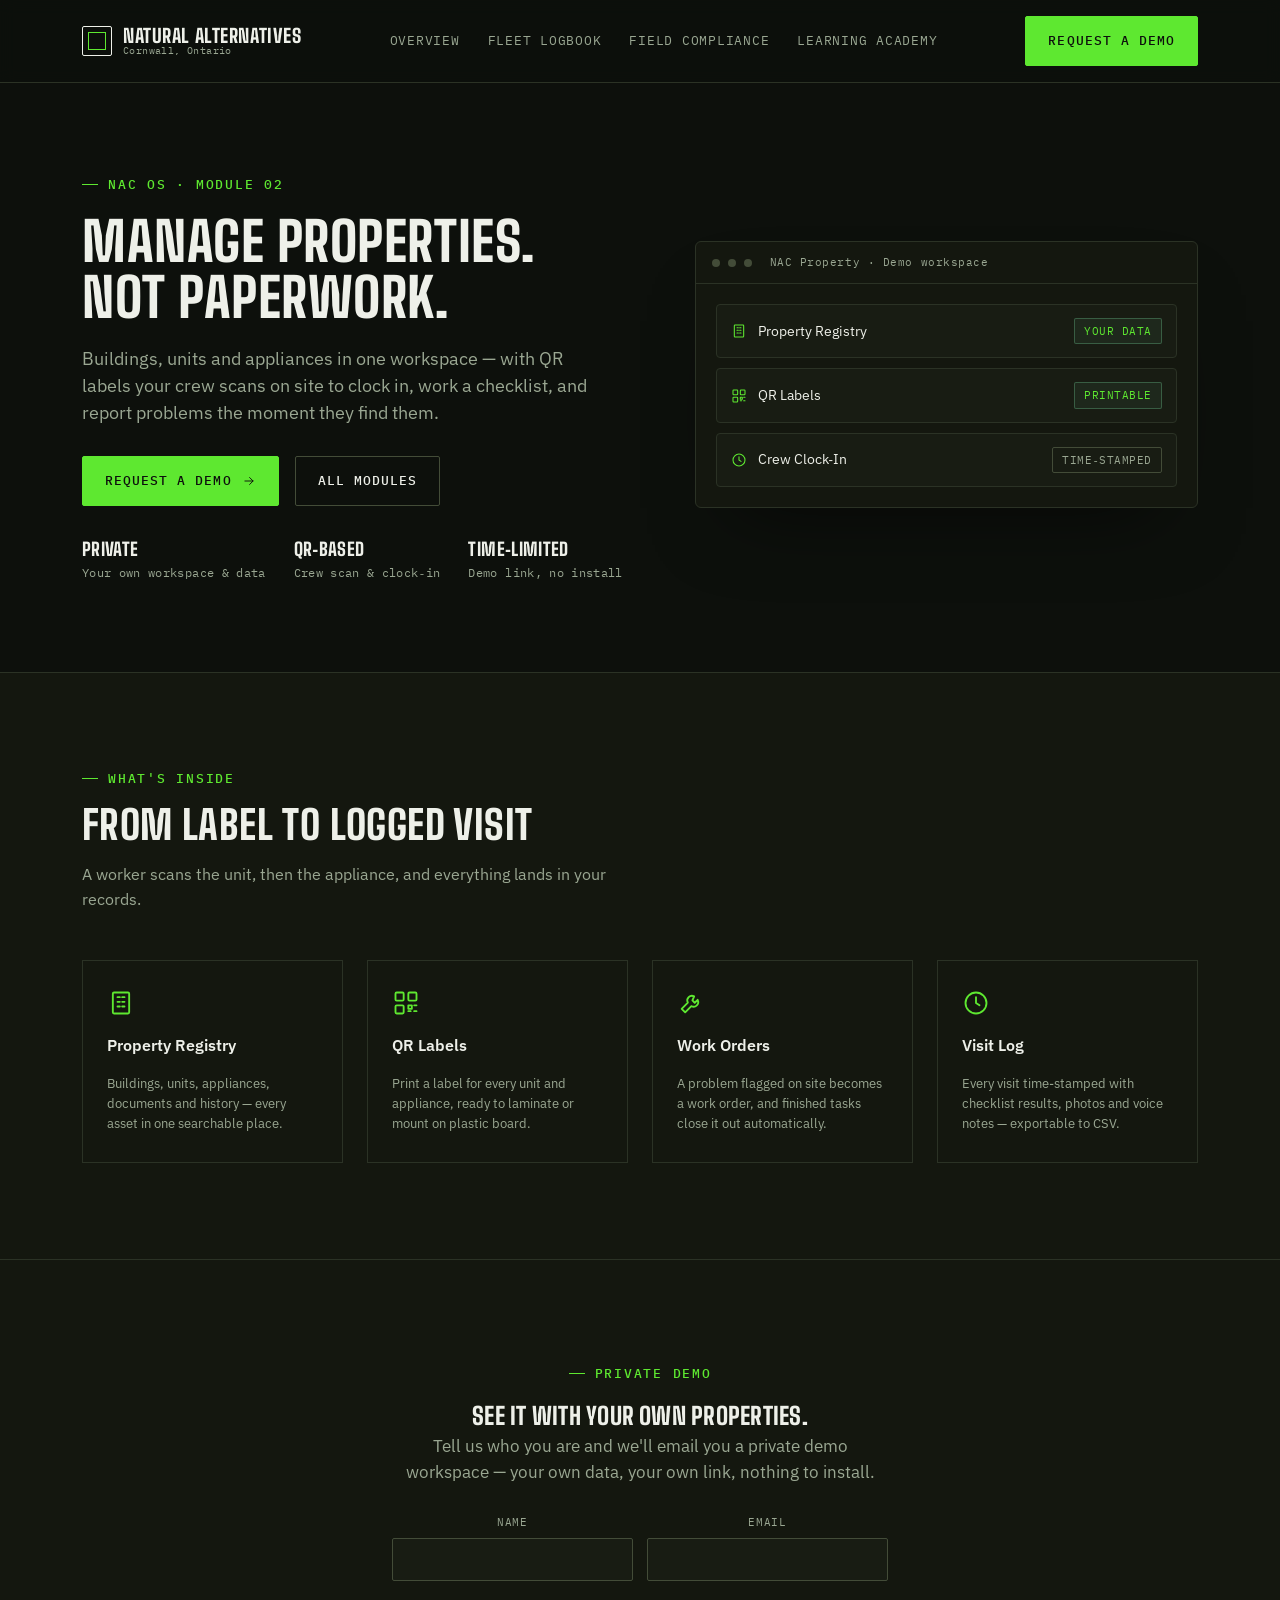
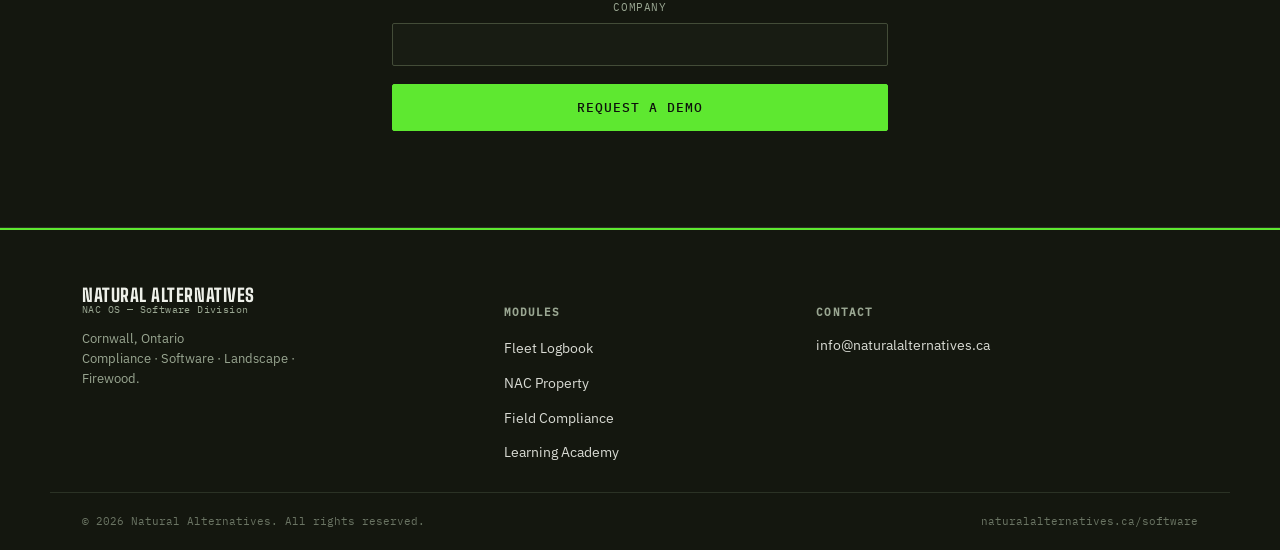
<file: software/property.html>
<!doctype html>
<html lang="en">
<head>
<meta charset="utf-8">
<meta name="viewport" content="width=device-width, initial-scale=1">
<title>NAC Property — NAC OS | Natural Alternatives</title>
<meta name="description" content="NAC Property is the property management module in NAC OS — buildings, units and appliances, QR labels your crew scans to clock in, checklists, work orders and a time-stamped visit log. Request a private demo.">
<link rel="stylesheet" href="../styles.css">
</head>
<body>

<svg style="display:none" aria-hidden="true">
  <defs>
    <symbol id="n-arrow" viewBox="0 0 24 24"><path d="M5 12h14M13 6l6 6-6 6"/></symbol>
    <symbol id="n-grid" viewBox="0 0 24 24"><rect x="3" y="3" width="8" height="8" rx="1"/><rect x="13" y="3" width="8" height="8" rx="1"/><rect x="3" y="13" width="8" height="8" rx="1"/><rect x="13" y="13" width="8" height="8" rx="1"/></symbol>
    <symbol id="n-check" viewBox="0 0 24 24"><path d="M4 12l6 6L20 6"/></symbol>
    <symbol id="i-building" viewBox="0 0 24 24"><rect x="5" y="3" width="14" height="18" rx="1"/><path d="M9 7h2M13 7h2M9 11h2M13 11h2M9 15h2M13 15h2"/></symbol>
    <symbol id="i-wrench" viewBox="0 0 24 24"><path d="M14.7 6.3a4 4 0 00-5.4 5.4L4 17l3 3 5.3-5.3a4 4 0 005.4-5.4l-2.5 2.5-2-2z"/></symbol>
    <symbol id="i-qr" viewBox="0 0 24 24"><rect x="3" y="3" width="7" height="7" rx="1"/><rect x="14" y="3" width="7" height="7" rx="1"/><rect x="3" y="14" width="7" height="7" rx="1"/><path d="M14 14h3v3h-3zM19 14h2M14 19h2M19 19h2"/></symbol>
    <symbol id="i-clock" viewBox="0 0 24 24"><circle cx="12" cy="12" r="9"/><path d="M12 7v5l3 2"/></symbol>
  </defs>
</svg>

<header class="nav">
  <div class="container nav-row">
    <a href="../index.html" class="brand">
      <span class="brand-mark"></span>
      <span class="brand-word"><b>Natural Alternatives</b><span>Cornwall, Ontario</span></span>
    </a>
    <nav class="nav-links" id="navLinks">
      <a href="index.html">Overview</a>
      <a href="https://naturalalternatives.ca/contractor-os" target="_blank" rel="noopener">Fleet Logbook</a>
      <a href="field.html">Field Compliance</a>
      <a href="learning.html">Learning Academy</a>
    </nav>
    <div class="nav-cta">
      <button class="nav-toggle" id="navToggle" aria-expanded="false" aria-controls="navLinks" aria-label="Toggle menu">
        <svg viewBox="0 0 24 24"><use href="#n-grid"/></svg>
      </button>
      <a class="btn btn-primary" href="#request-demo">Request a Demo</a>
    </div>
  </div>
</header>

<main id="top">

<section id="hero">
  <div class="container hero-inner">
    <div class="hero-copy">
      <span class="eyebrow">NAC OS &middot; Module 02</span>
      <h1>Manage properties. Not paperwork.</h1>
      <p class="lede">Buildings, units and appliances in one workspace &mdash; with QR labels your crew scans on site to clock in, work a checklist, and report problems the moment they find them.</p>
      <div class="hero-ctas">
        <a href="#request-demo" class="btn btn-primary">Request a Demo <svg class="icon btn-arrow" style="width:14px;height:14px;"><use href="#n-arrow"/></svg></a>
        <a href="index.html" class="btn btn-outline">All Modules</a>
      </div>
      <div class="hero-meta">
        <div><b>Private</b>Your own workspace &amp; data</div>
        <div><b>QR&#8209;Based</b>Crew scan &amp; clock&#8209;in</div>
        <div><b>Time&#8209;Limited</b>Demo link, no install</div>
      </div>
    </div>

    <div class="status-card" aria-hidden="true">
      <div class="status-bar">
        <span class="status-dot"></span><span class="status-dot"></span><span class="status-dot"></span>
        <span class="status-title">NAC Property &middot; Demo workspace</span>
      </div>
      <div class="status-body">
        <div class="status-row"><span class="status-row-label"><svg><use href="#i-building"/></svg>Property Registry</span><span class="chip chip-ok">Your data</span></div>
        <div class="status-row"><span class="status-row-label"><svg><use href="#i-qr"/></svg>QR Labels</span><span class="chip chip-ok">Printable</span></div>
        <div class="status-row"><span class="status-row-label"><svg><use href="#i-clock"/></svg>Crew Clock&#8209;In</span><span class="chip chip-neutral">Time&#8209;stamped</span></div>
      </div>
    </div>
  </div>
</section>

<section class="pad band-sunken">
  <div class="container">
    <div class="section-head">
      <span class="eyebrow">What's Inside</span>
      <h2>From Label to Logged Visit</h2>
      <p>A worker scans the unit, then the appliance, and everything lands in your records.</p>
    </div>
    <div class="service-grid">
      <article class="service-card">
        <svg class="icon"><use href="#i-building"/></svg>
        <h4>Property Registry</h4>
        <p>Buildings, units, appliances, documents and history &mdash; every asset in one searchable place.</p>
      </article>
      <article class="service-card">
        <svg class="icon"><use href="#i-qr"/></svg>
        <h4>QR Labels</h4>
        <p>Print a label for every unit and appliance, ready to laminate or mount on plastic board.</p>
      </article>
      <article class="service-card">
        <svg class="icon"><use href="#i-wrench"/></svg>
        <h4>Work Orders</h4>
        <p>A problem flagged on site becomes a work order, and finished tasks close it out automatically.</p>
      </article>
      <article class="service-card">
        <svg class="icon"><use href="#i-clock"/></svg>
        <h4>Visit Log</h4>
        <p>Every visit time-stamped with checklist results, photos and voice notes &mdash; exportable to CSV.</p>
      </article>
    </div>
  </div>
</section>

<section class="pad quote-band" id="request-demo">
  <div class="container" style="max-width:560px;">
    <div style="text-align:center;margin-bottom:28px;">
      <span class="eyebrow">Private Demo</span>
      <h2 style="margin-top:14px;">See it with your own properties.</h2>
      <p style="color:var(--text-soft);font-size:16.5px;">Tell us who you are and we'll email you a private demo workspace &mdash; your own data, your own link, nothing to install.</p>
    </div>
    <form id="demoForm" novalidate>
      <div class="field-row">
        <div class="field"><label for="dName">Name</label><input type="text" id="dName" required autocomplete="name"></div>
        <div class="field"><label for="dEmail">Email</label><input type="email" id="dEmail" required autocomplete="email"></div>
      </div>
      <div class="field"><label for="dCompany">Company</label><input type="text" id="dCompany" autocomplete="organization"></div>
      <input type="text" id="dWebsite" style="position:absolute;left:-9999px;width:1px;height:1px;opacity:0;" tabindex="-1" autocomplete="off" aria-hidden="true">
      <div class="form-error" id="dError"></div>
      <button type="submit" class="btn btn-primary" id="dSubmit" style="width:100%;justify-content:center;">Request a Demo</button>
    </form>
    <div class="success-state" id="dSuccess">
      <div class="success-icon"><svg viewBox="0 0 24 24"><use href="#n-check"/></svg></div>
      <h4>Request received</h4>
      <p>Thanks &mdash; we'll review your request and email you a private demo link. Check your inbox for a confirmation.</p>
    </div>
  </div>
</section>

</main>

<footer>
  <div class="container footer-inner">
    <div class="footer-brand">
      <span class="brand-word"><b>Natural Alternatives</b><span>NAC OS &mdash; Software Division</span></span>
      <p>Cornwall, Ontario<br>Compliance &middot; Software &middot; Landscape &middot; Firewood.</p>
    </div>
    <div class="footer-col">
      <h5>Modules</h5>
      <ul>
        <li><a href="https://naturalalternatives.ca/contractor-os" target="_blank" rel="noopener">Fleet Logbook</a></li>
        <li><a href="property.html">NAC Property</a></li>
        <li><a href="field.html">Field Compliance</a></li>
        <li><a href="learning.html">Learning Academy</a></li>
      </ul>
    </div>
    <div class="footer-col">
      <h5>Contact</h5>
      <p class="footer-disclaimer"><a href="mailto:info@naturalalternatives.ca" style="color:var(--text);">info@naturalalternatives.ca</a></p>
    </div>
  </div>
  <div class="container footer-bottom">
    <span>&copy; 2026 Natural Alternatives. All rights reserved.</span>
    <span>naturalalternatives.ca/software</span>
  </div>
</footer>

<script src="../script.js"></script>
<script>
(function(){
  var form = document.getElementById('demoForm');
  var errEl = document.getElementById('dError');
  var submitBtn = document.getElementById('dSubmit');
  form.addEventListener('submit', function(e){
    e.preventDefault();
    errEl.classList.remove('show');
    var name = document.getElementById('dName').value.trim();
    var email = document.getElementById('dEmail').value.trim();
    var company = document.getElementById('dCompany').value.trim();
    var website = document.getElementById('dWebsite').value.trim();
    if (!name) { errEl.textContent = 'Please enter your name'; errEl.classList.add('show'); return; }
    if (!email || !/^[^\s@]+@[^\s@]+\.[^\s@]+$/.test(email)) { errEl.textContent = 'Please enter a valid email'; errEl.classList.add('show'); return; }
    submitBtn.disabled = true;
    submitBtn.textContent = 'Sending…';
    fetch('https://property.naturalalternatives.ca/api/request-demo', {
      method: 'POST',
      headers: { 'Content-Type': 'application/json' },
      body: JSON.stringify({ name: name, email: email, company: company, website: website })
    }).then(function(r){ return r.json().then(function(d){ return { ok: r.ok, d: d }; }); })
      .then(function(res){
        if (!res.ok || !res.d.success) {
          errEl.textContent = res.d.error || 'Something went wrong — please try again or email info@naturalalternatives.ca';
          errEl.classList.add('show');
          submitBtn.disabled = false;
          submitBtn.textContent = 'Request a Demo';
          return;
        }
        form.style.display = 'none';
        document.getElementById('dSuccess').classList.add('show');
      }).catch(function(){
        errEl.textContent = 'Connection error — please try again or email info@naturalalternatives.ca';
        errEl.classList.add('show');
        submitBtn.disabled = false;
        submitBtn.textContent = 'Request a Demo';
      });
  });
})();
</script>
</body>
</html>
</file>
<file: styles.css>
/* ============================================================
   NAC LANDSCAPE — by Natural Alternatives
   Shares tokens/type with naturalalternatives.ca and NAC OS
   (charcoal / off-white / green, Big Shoulders + IBM Plex)
   ============================================================ */

@font-face{font-family:'Big Shoulders';font-style:normal;font-weight:600;font-display:swap;src:url('fonts/BigShoulders-600.woff2') format('woff2');}
@font-face{font-family:'Big Shoulders';font-style:normal;font-weight:800;font-display:swap;src:url('fonts/BigShoulders-800.woff2') format('woff2');}
@font-face{font-family:'IBM Plex Sans';font-style:normal;font-weight:400;font-display:swap;src:url('fonts/PlexSans-400.woff2') format('woff2');}
@font-face{font-family:'IBM Plex Sans';font-style:normal;font-weight:500;font-display:swap;src:url('fonts/PlexSans-500.woff2') format('woff2');}
@font-face{font-family:'IBM Plex Sans';font-style:normal;font-weight:600;font-display:swap;src:url('fonts/PlexSans-600.woff2') format('woff2');}
@font-face{font-family:'IBM Plex Mono';font-style:normal;font-weight:400;font-display:swap;src:url('fonts/PlexMono-400.woff2') format('woff2');}
@font-face{font-family:'IBM Plex Mono';font-style:normal;font-weight:500;font-display:swap;src:url('fonts/PlexMono-500.woff2') format('woff2');}

:root{
  --bg:#0d100c;
  --bg-raised:#181c13;
  --bg-sunken:#14170f;
  --bg-sunken-2:#1a1e15;
  --text:#eef0e9;
  --text-soft:#9aa792;
  --text-faint:#6a7463;
  --border:#2b3225;
  --border-strong:#434c38;
  --accent:#5ee830;
  --accent-deep:#3a8f1a;
  --accent-bright:#5ee830;
  --accent-mist:rgba(94,232,48,.08);
  --status-hold:#e0b271;

  --font-display:'Big Shoulders',"Arial Narrow",sans-serif;
  --font-body:'IBM Plex Sans',-apple-system,"Segoe UI",sans-serif;
  --font-mono:'IBM Plex Mono',"SFMono-Regular",Consolas,monospace;

  --container:1180px;
  --gap:24px;
  --radius:2px;
  --ease:cubic-bezier(.22,.61,.36,1);
}

*,*::before,*::after{box-sizing:border-box;}
html{-webkit-text-size-adjust:100%;scroll-behavior:smooth;}
body{margin:0;background:var(--bg);color:var(--text);font-family:var(--font-body);font-size:16px;line-height:1.55;-webkit-font-smoothing:antialiased;overflow-x:hidden;}
img,svg{display:block;max-width:100%;}
svg{fill:none;stroke:currentColor;stroke-width:1.6;stroke-linecap:round;stroke-linejoin:round;}
a{color:inherit;}
button{font-family:inherit;}
h1,h2,h3,h4,p,ul{margin:0;}
ul{padding:0;list-style:none;}
.container{max-width:var(--container);margin-inline:auto;padding-inline:32px;}
@media (max-width:640px){ .container{padding-inline:20px;} }
:focus-visible{outline:2px solid var(--accent);outline-offset:3px;}

h1,h2,h3{font-family:var(--font-display);font-weight:800;text-transform:uppercase;letter-spacing:.01em;text-wrap:balance;color:var(--text);}

.eyebrow{font-family:var(--font-mono);font-size:12.5px;font-weight:500;letter-spacing:.14em;text-transform:uppercase;color:var(--accent);display:inline-flex;align-items:center;gap:10px;}
.eyebrow::before{content:"";width:16px;height:1px;background:var(--accent);display:inline-block;}

.section-head{max-width:640px;margin-bottom:48px;display:flex;flex-direction:column;gap:16px;}
.section-head h2{font-size:clamp(26px,4vw,40px);line-height:1.05;}
.section-head p{color:var(--text-soft);font-size:16px;max-width:54ch;}
.section-head.centered{margin-inline:auto;text-align:center;align-items:center;}

.section-head-row{display:flex;align-items:flex-start;gap:36px;margin-bottom:48px;}
.section-head-row .section-head{margin-bottom:0;}
.section-mark{
  width:84px;height:84px;object-fit:contain;flex-shrink:0;mix-blend-mode:screen;margin-top:-4px;
  background:var(--bg-raised); border-radius:10px; padding:14px; box-sizing:border-box;
}
@media (max-width:640px){ .section-head-row{flex-direction:column;gap:14px;} .section-mark{width:60px;height:60px;padding:10px;} }

section{position:relative;border-bottom:1px solid var(--border);}
section.pad{padding-block:96px;}
@media (max-width:720px){ section.pad{padding-block:60px;} }
.band-sunken{background:var(--bg-sunken);}

/* ---------------- Buttons ---------------- */
.btn{display:inline-flex;align-items:center;gap:10px;font-family:var(--font-mono);font-size:13px;font-weight:500;letter-spacing:.08em;text-transform:uppercase;text-decoration:none;padding:14px 22px;border-radius:var(--radius);border:1px solid transparent;cursor:pointer;background:none;transition:transform .25s var(--ease), background-color .2s var(--ease), border-color .2s var(--ease), color .2s var(--ease);white-space:nowrap;}
.btn-primary{background:var(--accent);color:#0d100c;border-color:var(--accent);}
.btn-primary:hover{background:var(--accent-bright);border-color:var(--accent-bright);transform:translateY(-2px);}
.btn-outline{background:transparent;color:var(--text);border-color:var(--border-strong);}
.btn-outline:hover{border-color:var(--accent);color:var(--accent-bright);transform:translateY(-2px);}
.btn-arrow{transition:transform .25s var(--ease);}
.btn:hover .btn-arrow{transform:translateX(3px);}
.btn[disabled]{opacity:.6;cursor:default;transform:none !important;}

/* ---------------- Icons ---------------- */
.icon{width:22px;height:22px;}
.icon-wrap{width:44px;height:44px;display:inline-flex;align-items:center;justify-content:center;border:1px solid var(--border-strong);border-radius:var(--radius);color:var(--accent);flex-shrink:0;}

/* ---------------- Top bar ---------------- */
.topbar{background:var(--bg-sunken);border-bottom:1px solid var(--border);}
.topbar .container{display:flex;align-items:center;justify-content:space-between;gap:16px;padding-block:9px;font-family:var(--font-mono);font-size:11.5px;color:var(--text-soft);letter-spacing:.02em;}
.topbar a{color:var(--accent-bright);text-decoration:none;white-space:nowrap;display:inline-flex;align-items:center;gap:6px;}
.topbar a svg{width:11px;height:11px;}
.topbar p{margin:0;}
@media (max-width:720px){ .topbar p span{display:none;} }

/* ---------------- Nav ---------------- */
.nav{position:sticky;top:0;z-index:40;background:rgba(13,16,12,.92);backdrop-filter:blur(8px);border-bottom:1px solid var(--border);}
.nav-row{display:flex;align-items:center;justify-content:space-between;padding-block:16px;}
.brand{display:flex;align-items:center;gap:11px;text-decoration:none;color:var(--text);}
.brand-mark{width:30px;height:30px;border:1.5px solid var(--text);border-radius:var(--radius);display:flex;align-items:center;justify-content:center;position:relative;}
.brand-mark::after{content:"";position:absolute;inset:5px;border:1.5px solid var(--accent);}
.brand-word{display:flex;flex-direction:column;line-height:1.05;}
.brand-word b{font-family:var(--font-display);font-weight:800;font-size:19px;letter-spacing:.03em;text-transform:uppercase;}
.brand-word span{font-family:var(--font-mono);font-size:10px;color:var(--text-soft);letter-spacing:.04em;}
.nav-links{display:flex;gap:28px;font-family:var(--font-mono);font-size:12.5px;letter-spacing:.06em;text-transform:uppercase;}
.nav-links a{text-decoration:none;color:var(--text-soft);transition:color .2s var(--ease);}
.nav-links a:hover{color:var(--accent-bright);}
.nav-cta{display:flex;align-items:center;gap:20px;}
.nav-toggle{display:none;background:none;border:1px solid var(--border-strong);border-radius:var(--radius);width:40px;height:40px;align-items:center;justify-content:center;cursor:pointer;color:var(--text);}
.nav-toggle svg{width:18px;height:18px;}
@media (max-width:860px){
  .nav-links{position:absolute;top:100%;left:0;right:0;background:var(--bg-sunken);border-bottom:1px solid var(--border);flex-direction:column;gap:0;padding:8px 0;display:none;}
  .nav-links.open{display:flex;}
  .nav-links a{padding:14px 20px;border-top:1px solid var(--border);}
  .nav-toggle{display:inline-flex;}
  .nav-cta .btn-primary{padding:11px 16px;font-size:11.5px;}
}

/* ---------------- Hero ---------------- */
.hero-inner{display:grid;grid-template-columns:1.05fr .95fr;gap:56px;align-items:center;padding-block:84px 90px;}
@media (max-width:980px){ .hero-inner{grid-template-columns:1fr;padding-block:52px;} }
.hero-copy h1{font-size:clamp(34px,5vw,54px);line-height:1.04;margin-block:20px 18px;}
.hero-copy p.lede{font-size:17.5px;color:var(--text-soft);max-width:48ch;margin-bottom:30px;}
.hero-ctas{display:flex;gap:16px;flex-wrap:wrap;align-items:center;}
.hero-meta{display:flex;gap:28px;margin-top:30px;flex-wrap:wrap;font-family:var(--font-mono);font-size:11.5px;color:var(--text-soft);letter-spacing:.03em;}
.hero-meta b{color:var(--text);display:block;font-size:18px;font-family:var(--font-display);letter-spacing:.02em;text-transform:uppercase;}

/* status card */
.status-card{background:var(--bg-sunken);border:1px solid var(--border);border-radius:6px;overflow:hidden;box-shadow:0 40px 80px -40px rgba(0,0,0,.6);}
.status-bar{display:flex;align-items:center;gap:8px;padding:12px 16px;border-bottom:1px solid var(--border);}
.status-dot{width:8px;height:8px;border-radius:50%;background:var(--border-strong);}
.status-title{margin-left:10px;font-family:var(--font-mono);font-size:11px;color:var(--text-soft);letter-spacing:.05em;}
.status-body{padding:20px;display:flex;flex-direction:column;gap:10px;}
.status-row{display:flex;align-items:center;justify-content:space-between;gap:12px;padding:13px 14px;border:1px solid var(--border);border-radius:4px;background:var(--bg-raised);}
.status-row-label{display:flex;align-items:center;gap:11px;font-size:13.5px;}
.status-row-label svg{width:16px;height:16px;stroke:var(--accent-bright);flex-shrink:0;}
.chip{font-family:var(--font-mono);font-size:10.5px;letter-spacing:.05em;text-transform:uppercase;padding:4px 9px;border-radius:2px;border:1px solid;white-space:nowrap;}
.chip-ok{color:var(--accent-bright);border-color:rgba(107,191,140,.35);background:rgba(107,191,140,.08);}
.chip-review{color:var(--status-hold);border-color:rgba(224,178,113,.35);background:rgba(224,178,113,.08);}
.chip-neutral{color:var(--text-soft);border-color:var(--border-strong);background:transparent;}

/* ---------------- Card grids ---------------- */
.card-grid{display:grid;grid-template-columns:repeat(4,1fr);gap:1px;background:var(--border);border:1px solid var(--border);}
@media (max-width:920px){ .card-grid{grid-template-columns:1fr 1fr;} }
@media (max-width:560px){ .card-grid{grid-template-columns:1fr;} }
.card-grid-3{grid-template-columns:repeat(3,1fr);}
@media (max-width:920px){ .card-grid-3{grid-template-columns:1fr 1fr;} }
@media (max-width:560px){ .card-grid-3{grid-template-columns:1fr;} }
.info-card{background:var(--bg-raised);padding:30px 26px;display:flex;flex-direction:column;gap:16px;}
.info-card h4{font-family:var(--font-body);font-weight:600;font-size:16px;text-transform:none;letter-spacing:0;}
.info-card p{font-size:13.5px;color:var(--text-soft);}

/* dark service cards (reused from main site language) */
.service-grid{display:grid;grid-template-columns:repeat(4,1fr);gap:var(--gap);}
.service-grid-3{grid-template-columns:repeat(3,1fr);}
@media (max-width:920px){ .service-grid{grid-template-columns:1fr 1fr;} }
@media (max-width:560px){ .service-grid{grid-template-columns:1fr;} }
.service-card{background:var(--bg-sunken);border:1px solid var(--border);padding:28px 24px;display:flex;flex-direction:column;gap:16px;min-height:170px;transition:transform .3s var(--ease);}
.service-card:hover{transform:translateY(-5px);}
.service-card .icon{stroke:var(--accent-bright);width:28px;height:28px;}
.service-card h4{font-family:var(--font-body);font-weight:600;font-size:16px;text-transform:none;letter-spacing:0;margin-top:auto;}
.service-card p{font-size:13px;color:var(--text-soft);}
.service-card ul{display:flex;flex-direction:column;gap:6px;margin-top:2px;}
.service-card li{font-size:12.5px;color:var(--text-soft);display:flex;gap:7px;line-height:1.4;}
.service-card li svg{width:11px;height:11px;stroke:var(--accent-bright);margin-top:4px;flex-shrink:0;}
.service-card .tag-list{display:flex;gap:6px;flex-wrap:wrap;margin-top:2px;}
.service-card .tag{font-family:var(--font-mono);font-size:10.5px;border:1px solid var(--border-strong);padding:3px 7px;border-radius:2px;color:var(--text-soft);}
.status-pill{display:inline-flex;align-items:center;gap:7px;width:fit-content;font-family:var(--font-mono);font-size:10.5px;letter-spacing:.08em;text-transform:uppercase;padding:5px 10px;border-radius:2px;border:1px solid rgba(224,178,113,.4);color:var(--status-hold);background:rgba(224,178,113,.08);}
.status-pill::before{content:"";width:6px;height:6px;border-radius:50%;background:var(--status-hold);}
.service-card.is-unavailable{background:var(--bg-sunken-2);}
.service-card.is-unavailable .icon{opacity:.4;}
.service-card.is-unavailable .tag{opacity:.5;border-style:dashed;}
.service-card.is-unavailable h4{color:var(--text-soft);}

/* ---------------- Subsection heads ---------------- */
.subsection-head{max-width:640px;margin-bottom:32px;padding-top:56px;border-top:1px solid var(--border);display:flex;flex-direction:column;gap:14px;}
.subsection-head h3{font-size:24px;letter-spacing:.01em;}
.subsection-head p{color:var(--text-soft);font-size:15.5px;max-width:56ch;}
.timeline-strip{display:flex;gap:32px;margin:8px 0 40px;flex-wrap:wrap;font-family:var(--font-mono);font-size:12px;color:var(--text-soft);letter-spacing:.04em;}
.timeline-strip b{color:var(--text);display:block;font-size:19px;font-family:var(--font-display);letter-spacing:.02em;text-transform:uppercase;}

/* ---------------- Plan cards ---------------- */
.plan-grid{display:grid;grid-template-columns:1fr 1fr;gap:var(--gap);margin-top:32px;}
@media (max-width:700px){ .plan-grid{grid-template-columns:1fr;} }
.plan-card{background:var(--bg-raised);border:1px solid var(--border);padding:28px 26px;display:flex;flex-direction:column;gap:16px;}
.plan-card .plan-tag{font-family:var(--font-mono);font-size:11px;letter-spacing:.08em;text-transform:uppercase;color:var(--accent);}
.plan-card h4{font-family:var(--font-body);font-weight:600;font-size:17px;}
.plan-card ul{display:flex;flex-direction:column;gap:8px;}
.plan-card li{font-size:13.5px;color:var(--text-soft);display:flex;gap:8px;line-height:1.4;}
.plan-card li svg{width:13px;height:13px;stroke:var(--accent);margin-top:3px;flex-shrink:0;}
.plan-card .plan-note{font-family:var(--font-mono);font-size:11.5px;color:var(--text-soft);border-top:1px solid var(--border);padding-top:14px;margin-top:auto;}

/* ---------------- Vegetation rows ---------------- */
.veg-grid{display:grid;grid-template-columns:1fr 1fr;gap:0 32px;margin-top:8px;}
@media (max-width:700px){ .veg-grid{grid-template-columns:1fr;} }
.veg-row{display:flex;gap:16px;padding-block:18px;border-top:1px solid var(--border);align-items:flex-start;}
.veg-copy h4{font-family:var(--font-body);font-weight:600;font-size:15px;margin-bottom:4px;}
.veg-copy p{font-size:13px;color:var(--text-soft);}

/* ---------------- Service area ---------------- */
.area-inner{display:grid;grid-template-columns:1fr 1fr;gap:56px;align-items:start;}
@media (max-width:820px){ .area-inner{grid-template-columns:1fr;gap:32px;} }
.area-list{display:flex;flex-direction:column;}
.area-row{display:flex;align-items:center;gap:13px;padding-block:16px;border-top:1px solid var(--border);font-size:15px;}
.area-row:last-child{border-bottom:1px solid var(--border);}
.area-row svg{width:16px;height:16px;stroke:var(--accent);flex-shrink:0;}
.area-copy p{font-size:16px;color:var(--text-soft);line-height:1.6;}
.area-copy p + p{margin-top:14px;}

/* ---------------- Quote callout ---------------- */
.quote-band{background:var(--bg-sunken);text-align:center;}
.quote-inner{max-width:680px;margin-inline:auto;display:flex;flex-direction:column;align-items:center;gap:18px;}
.quote-inner h2{font-size:clamp(28px,4.5vw,44px);}
.quote-inner p{color:var(--text-soft);font-size:16.5px;max-width:52ch;}
.quote-ctas{display:flex;gap:18px;align-items:center;flex-wrap:wrap;justify-content:center;margin-top:10px;}

/* ---------------- FAQ ---------------- */
.faq-list{max-width:760px;margin-inline:auto;border-top:1px solid var(--border);}
.faq-item{border-bottom:1px solid var(--border);}
.faq-q{width:100%;display:flex;align-items:center;justify-content:space-between;gap:16px;background:none;border:none;color:var(--text);text-align:left;cursor:pointer;padding:22px 4px;font-family:var(--font-body);font-weight:600;font-size:16px;}
.faq-q svg{width:16px;height:16px;stroke:var(--accent);flex-shrink:0;transition:transform .3s var(--ease);}
.faq-item[data-open="true"] .faq-q svg{transform:rotate(45deg);}
.faq-a{max-height:0;overflow:hidden;transition:max-height .35s var(--ease);}
.faq-a-inner{padding:0 4px 22px;font-size:14.5px;color:var(--text-soft);max-width:62ch;}

/* ---------------- Parent brand ---------------- */
.brand-grid{display:grid;grid-template-columns:1fr 1fr;gap:var(--gap);margin-top:40px;}
@media (max-width:700px){ .brand-grid{grid-template-columns:1fr;} }
.brand-grid-4{grid-template-columns:repeat(4,1fr);margin-top:0;}
@media (max-width:920px){ .brand-grid-4{grid-template-columns:1fr 1fr;} }
@media (max-width:560px){ .brand-grid-4{grid-template-columns:1fr;} }
.brand-card{background:var(--bg-raised);border:1px solid var(--border);padding:28px 26px;display:flex;flex-direction:column;gap:14px;}
.brand-card h4{font-family:var(--font-body);font-weight:600;font-size:17px;text-transform:none;letter-spacing:0;}
.brand-card p{font-size:13.5px;color:var(--text-soft);}
.status-pill-live{border-color:rgba(107,191,140,.4);color:var(--accent-bright);background:rgba(107,191,140,.08);}
.status-pill-live::before{background:var(--accent-bright);}
.parent-inner{display:grid;grid-template-columns:auto 1fr;gap:40px;align-items:start;}
@media (max-width:700px){ .parent-inner{grid-template-columns:1fr;} }
.parent-mark{width:110px;height:110px;object-fit:contain;flex-shrink:0;}
.mark-link{display:inline-block;border-radius:50%;transition:filter .3s var(--ease), transform .3s var(--ease);}
.mark-link:hover,.mark-link:focus-visible{filter:drop-shadow(0 0 10px var(--accent)) drop-shadow(0 0 22px var(--accent-bright));transform:scale(1.06);}
.mark-link:active{filter:drop-shadow(0 0 14px var(--accent)) drop-shadow(0 0 30px var(--accent-bright));transform:scale(.98);}
.mark-link:focus-visible{outline:2px solid var(--accent);outline-offset:4px;}
.brand-card h4{display:flex;align-items:center;gap:8px;}
.brand-card-link{text-decoration:none;color:inherit;cursor:pointer;transition:transform .25s var(--ease), border-color .25s var(--ease);}
.brand-card-link:hover{transform:translateY(-4px);border-color:var(--accent);}
.brand-card-link .card-arrow{width:14px;height:14px;stroke:var(--accent-bright);transition:transform .2s var(--ease);}
.brand-card-link:hover .card-arrow{transform:translateX(3px);}

/* ---------------- Footer ---------------- */
footer{background:var(--bg-sunken);border-top:2px solid var(--accent);}
.footer-inner{padding-block:56px 28px;display:grid;grid-template-columns:1.4fr 1fr 1.4fr;gap:40px;}
@media (max-width:760px){ .footer-inner{grid-template-columns:1fr 1fr;row-gap:36px;} }
@media (max-width:520px){ .footer-inner{grid-template-columns:1fr;} }
.footer-brand .brand-word b{font-size:18px;}
.footer-brand p{font-size:13px;color:var(--text-soft);margin-top:14px;max-width:34ch;}
.footer-col h5{font-family:var(--font-mono);font-size:11px;letter-spacing:.1em;text-transform:uppercase;color:var(--text-soft);margin-bottom:14px;}
.footer-col ul{display:flex;flex-direction:column;gap:10px;}
.footer-col a{font-size:13.5px;text-decoration:none;color:var(--text);opacity:.9;}
.footer-col a:hover{color:var(--accent-bright);opacity:1;}
.footer-disclaimer{font-size:12px;color:var(--text-faint);line-height:1.6;max-width:48ch;}
.footer-bottom{border-top:1px solid var(--border);padding-block:20px;display:flex;justify-content:space-between;align-items:center;flex-wrap:wrap;gap:10px;font-family:var(--font-mono);font-size:11px;color:var(--text-faint);}

/* ---------------- Modal (real submission) ---------------- */
.modal-overlay{position:fixed;inset:0;background:rgba(10,12,8,.72);backdrop-filter:blur(3px);display:flex;align-items:center;justify-content:center;padding:24px;z-index:100;opacity:0;pointer-events:none;transition:opacity .25s var(--ease);}
.modal-overlay.open{opacity:1;pointer-events:auto;}
.modal{background:var(--bg-sunken);border:1px solid var(--border);border-radius:6px;max-width:520px;width:100%;max-height:88vh;overflow-y:auto;padding:32px 30px;transform:translateY(14px);transition:transform .25s var(--ease);}
.modal-overlay.open .modal{transform:translateY(0);}
.modal-head{display:flex;align-items:flex-start;justify-content:space-between;gap:16px;margin-bottom:6px;}
.modal-head h3{font-size:22px;}
.modal-close{background:none;border:1px solid var(--border-strong);border-radius:var(--radius);width:32px;height:32px;display:flex;align-items:center;justify-content:center;cursor:pointer;color:var(--text-soft);flex-shrink:0;}
.modal-close svg{width:14px;height:14px;}
.modal p.modal-sub{font-size:13.5px;color:var(--text-soft);margin-bottom:24px;}
.field{display:flex;flex-direction:column;gap:7px;margin-bottom:18px;}
.field-row{display:grid;grid-template-columns:1fr 1fr;gap:14px;}
@media (max-width:460px){ .field-row{grid-template-columns:1fr;} }
.field label{font-family:var(--font-mono);font-size:11px;letter-spacing:.06em;text-transform:uppercase;color:var(--text-soft);}
.field input,.field textarea,.field select{background:var(--bg-raised);border:1px solid var(--border-strong);border-radius:var(--radius);color:var(--text);font-family:var(--font-body);font-size:14.5px;padding:11px 13px;resize:vertical;}
.field input:focus,.field textarea:focus,.field select:focus{outline:2px solid var(--accent);outline-offset:1px;border-color:var(--accent);}
.field textarea{min-height:80px;}
.modal-foot{display:flex;align-items:center;gap:14px;margin-top:22px;}
.modal-foot .btn{width:100%;justify-content:center;}
.form-note{font-family:var(--font-mono);font-size:10.5px;color:var(--text-faint);margin-top:14px;text-align:center;}
.form-error{font-size:13px;color:#e0917c;background:rgba(224,145,124,.1);border:1px solid rgba(224,145,124,.35);border-radius:4px;padding:11px 13px;margin-bottom:16px;display:none;}
.form-error.show{display:block;}
.success-state{display:none;flex-direction:column;align-items:center;gap:16px;text-align:center;padding:16px 0 4px;}
.success-state.show{display:flex;}
.success-icon{width:52px;height:52px;border-radius:50%;border:1.5px solid var(--accent);display:flex;align-items:center;justify-content:center;}
.success-icon svg{width:24px;height:24px;stroke:var(--accent-bright);}
.success-state h4{font-family:var(--font-body);font-weight:600;font-size:17px;text-transform:none;}
.success-state p{font-size:13.5px;color:var(--text-soft);max-width:36ch;}
.modal-form.hide{display:none;}
.btn-primary .spinner{display:none;width:14px;height:14px;border:2px solid rgba(13,16,12,.3);border-top-color:#0d100c;border-radius:50%;animation:spin .7s linear infinite;}
.btn-primary.loading .spinner{display:inline-block;}
.btn-primary.loading .btn-text{opacity:.7;}
@keyframes spin{to{transform:rotate(360deg);}}

@media (prefers-reduced-motion: reduce){
  *{animation-duration:.001ms !important;animation-iteration-count:1 !important;transition-duration:.001ms !important;}
  html{scroll-behavior:auto;}
}
</file>
